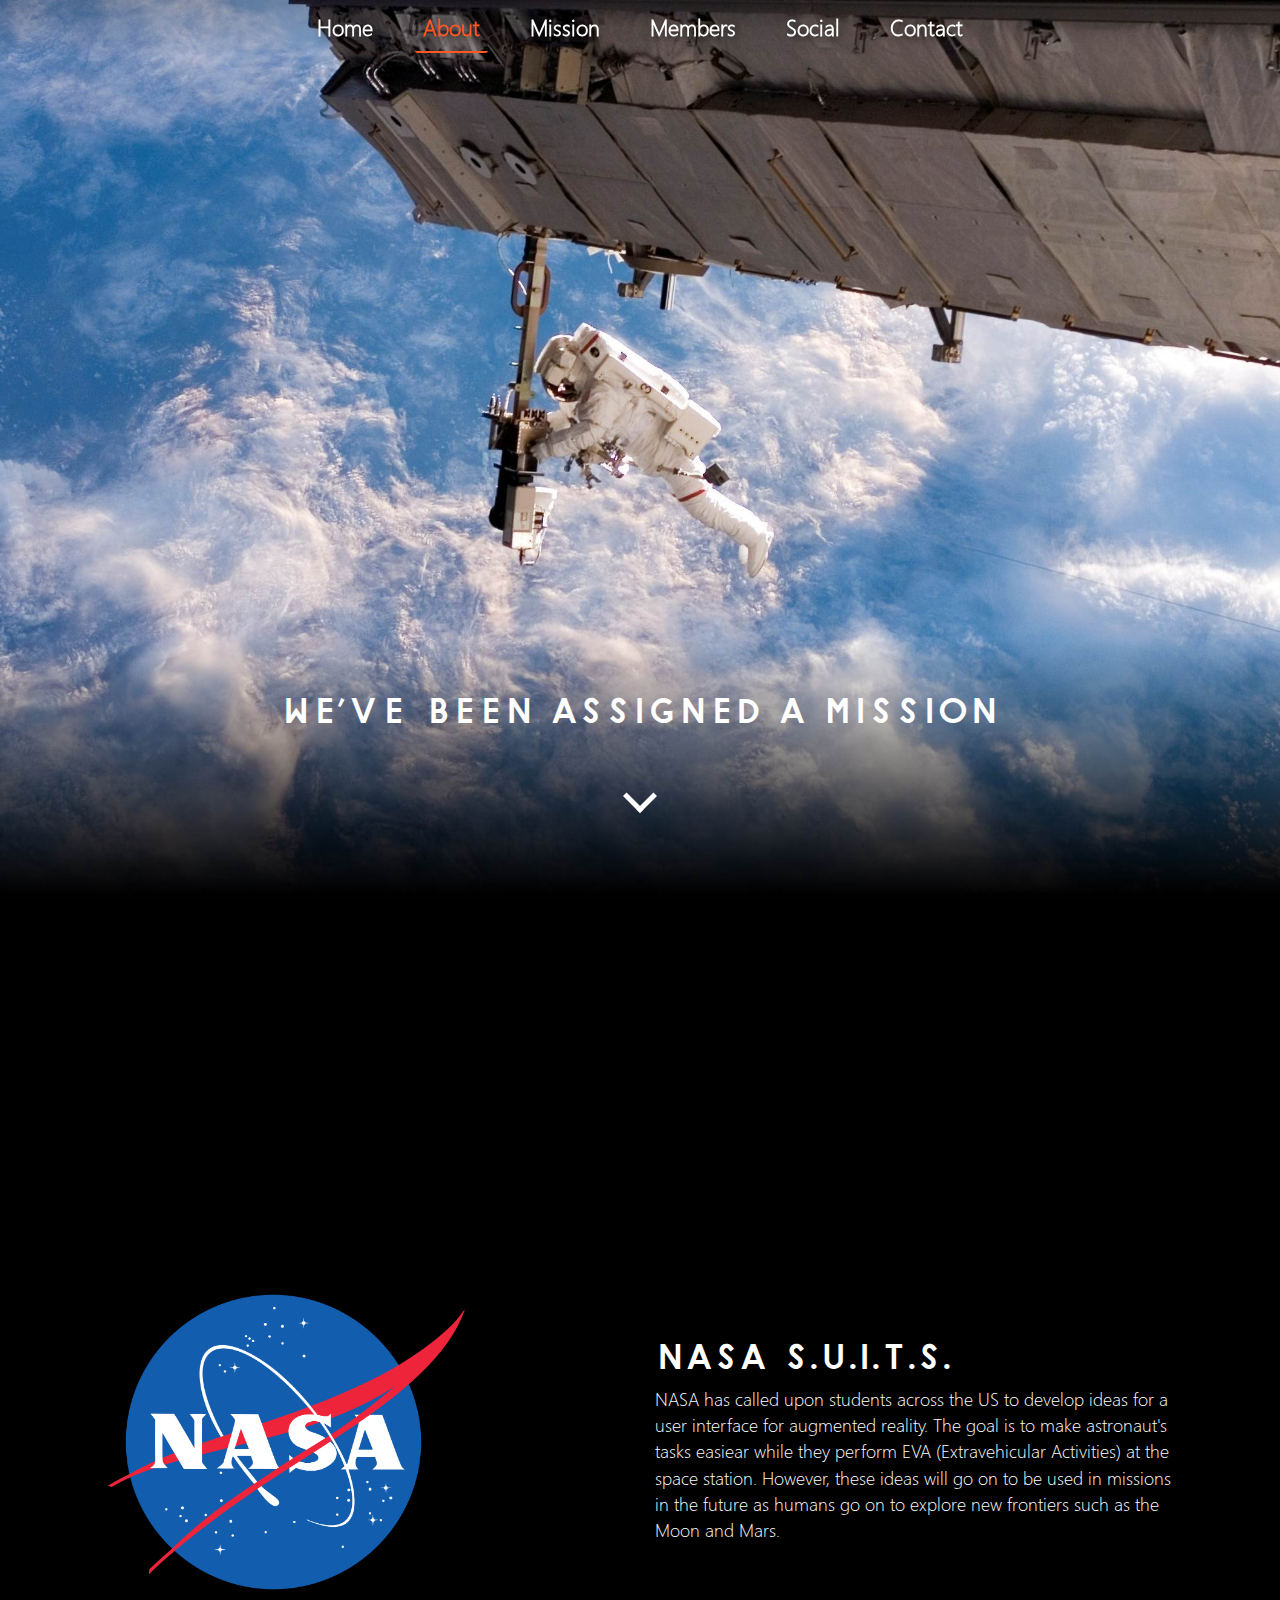
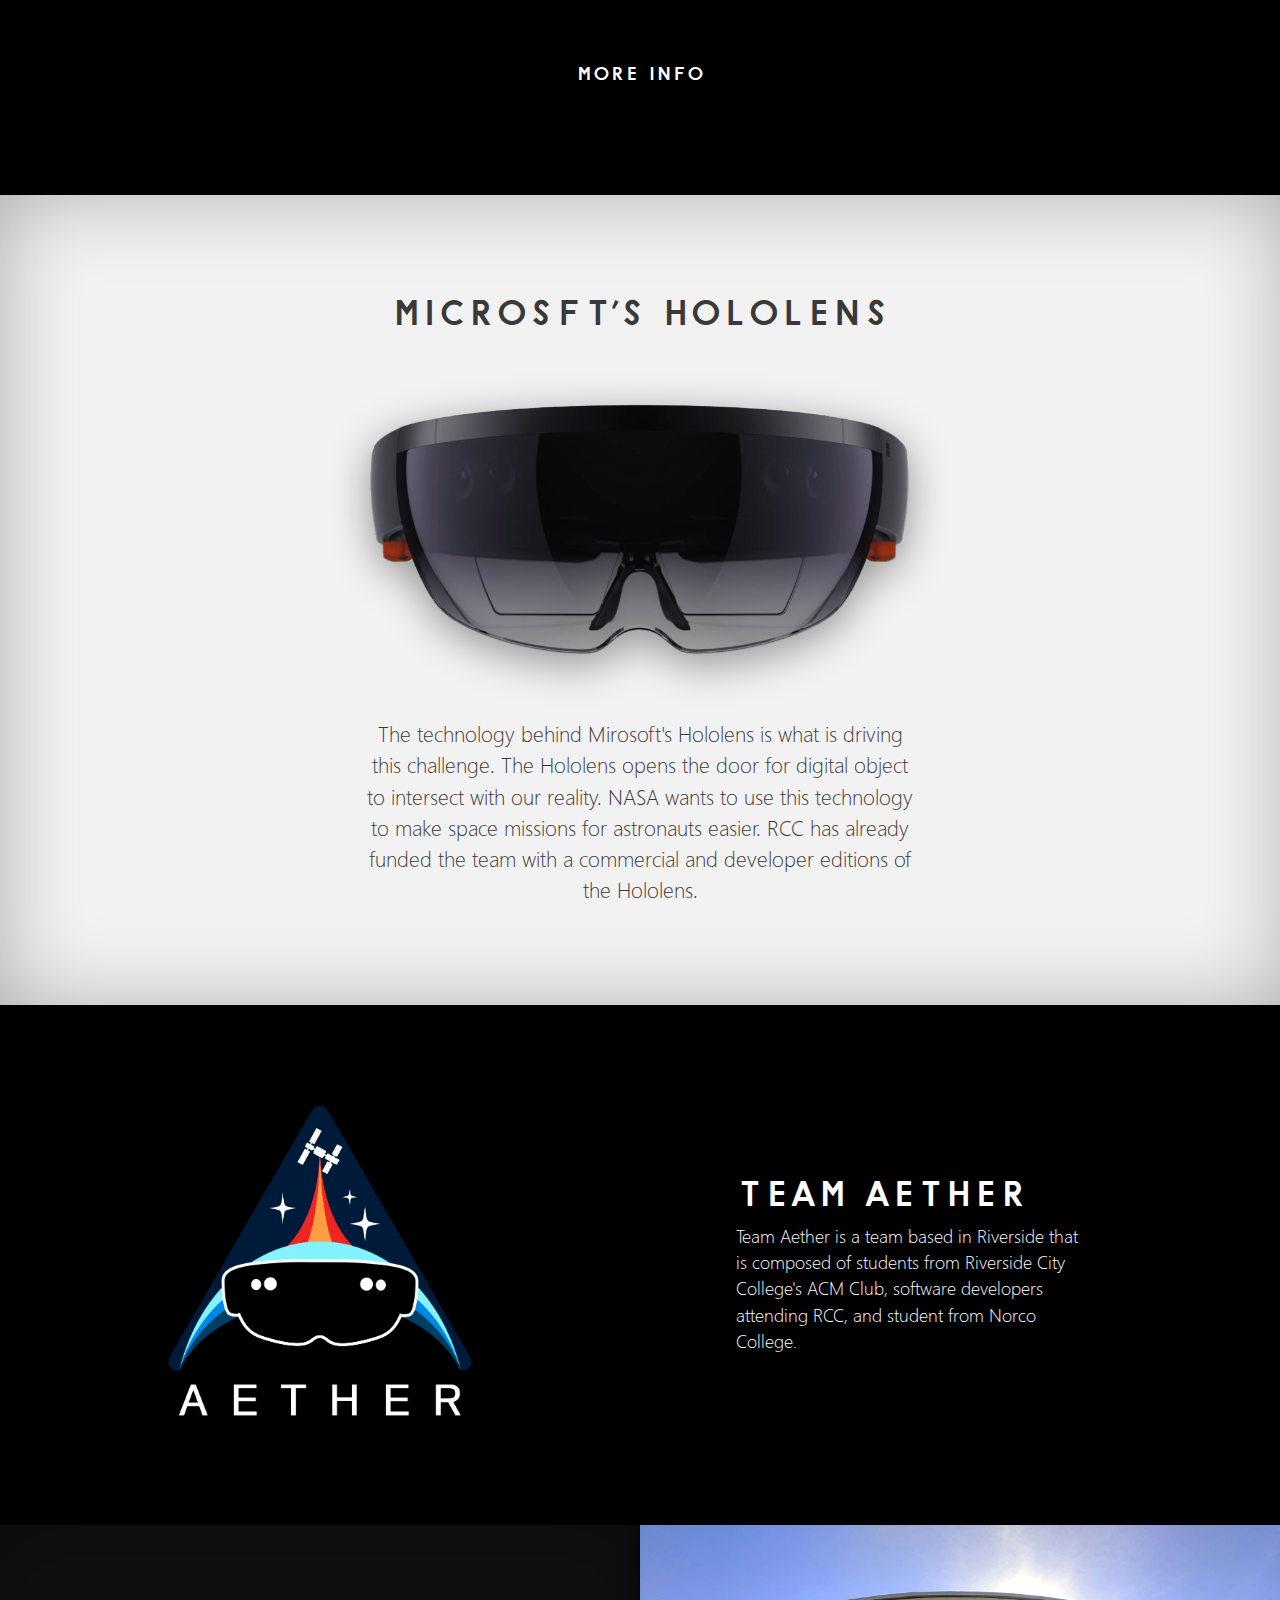
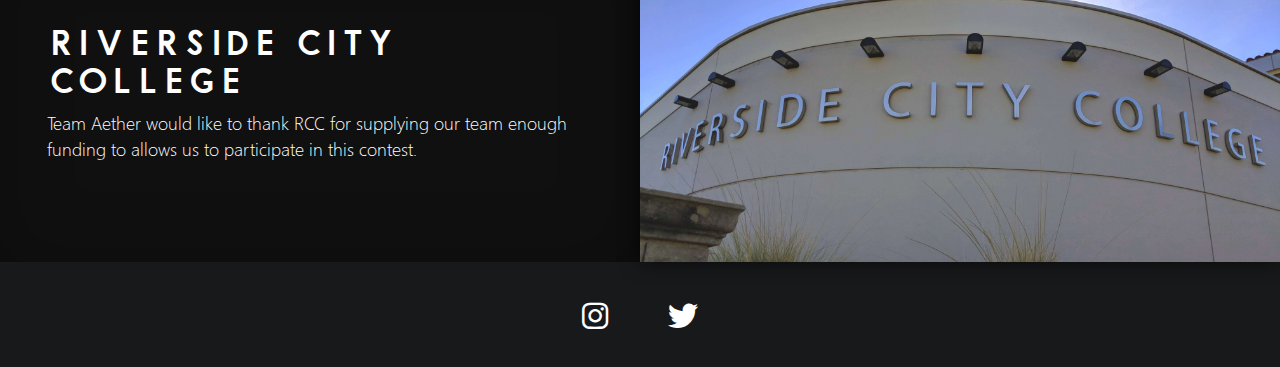
<file: about.html>
<!DOCTYPE html>
<html>
  <head>
    <meta name="viewport" content="width=device-width, initial-scale=1">
    <meta charset="utf-8">
    <title>About</title>
    <link rel="icon" type="image/png" href="favicon-32x32.png" sizes="32x32" />
    <link rel="icon" type="image/png" href="favicon-16x16.png" sizes="16x16" />
    <link rel="stylesheet" href="assets/css/bootstrap.min.css">
    <link rel="stylesheet" href="assets/css/fontawesome.min.css">
    <link rel="stylesheet" href="assets/css/fa-solid.min.css">
    <link rel="stylesheet" href="assets/css/fa-brands.min.css">
    <link rel="stylesheet" href="assets/css/master.css">
    <link rel="stylesheet" href="assets/css/about.css">
  </head>
  <body>
    <nav class="navbar fixed-top navbar-expand-md">
      <div class="navbar-brand"><a class="home-link" href="http://www.rccsuits.com">AETHER</a></div>
      <button class="navbar-toggler" type="button" data-toggle="collapse" data-target="#navbarNavAltMarkup" aria-controls="navbarNavAltMarkup" aria-expanded="false" aria-label="Toggle navigation">
        <div class="wrapper-menu" data-toggle="collapse" data-target="#navbarNavAltMarkup" aria-controls="navbarNavAltMarkup" aria-expanded="false" aria-label="Toggle navigation">
          <div class="line-menu half start"></div>
          <div class="line-menu"></div>
          <div class="line-menu half end"></div>
        </div>
      </button>
      <div class="collapse navbar-collapse" id="navbarNavAltMarkup">
        <div class="navbar-nav navbar-center">
          <a class="nav-item nav-link" href="http://www.rccsuits.com">Home</a>
          <a class="nav-item nav-link active" href="http://www.rccsuits.com/about">About</a>
          <a class="nav-item nav-link" href="http://www.rccsuits.com/mission">Mission</a>
          <a class="nav-item nav-link" href="http://www.rccsuits.com/members">Members</a>
          <a class="nav-item nav-link" href="http://www.rccsuits.com/social">Social</a>
          <a class="nav-item nav-link" href="http://www.rccsuits.com/contact">Contact</a>
        </div>
      </div>
    </nav>

    <div id="main">
      <div id="blank-space"></div>
      <div id="main-footer">
        <h2>We've been Assigned a Mission</h2>
        <!-- Scroll Button -->
        <div id="section05" class="demo">
          <a href="#nasa"><span></span></a>
        </div>
        <!------------------->
      </div>
    </div>

    <div id="divider"></div>

    <div id="nasa">
      <div id="fade">
        <div class="container">
          <div class="row align-items-center" id="nasa-row">
            <div class="col-lg-6" id="nasa-logo">
              <img src="assets/images/NASA_logo.png" alt="nasa-logo">
            </div>
            <div class="col-lg-6" id="nasa-text">
              <h2>NASA S.U.I.T.S.</h2>
              <p>NASA has called upon students across the US to develop ideas for a user interface for augmented reality. The goal is to make astronaut's tasks easiear while they perform EVA (Extravehicular Activities) at the space station. However, these ideas will go on to be used in missions in the future as humans go on to explore new frontiers such as the Moon and Mars.</p>
            </div>
            <div id="center-button"><a class="btn btn-primary btn-lg" id="learn-more" href="https://microgravityuniversity.jsc.nasa.gov/docs/FY18%20NASA%20SUITS%20Design%20Challenge%20Description%20Revised_11.28.17.pdf" role="button">More info</a></div>
          </div>
        </div>
      </div>
    </div>

    <div id="hololens">
      <div class="container">
        <h2>Microsft's Hololens</h2>
        <img class="img-fluid" src="assets/images/hololens.png" alt="hololens">
        <p id="hololens-text">The technology behind Mirosoft's Hololens is what is driving this challenge. The Hololens opens the door for digital object to intersect with our reality. NASA wants to use this technology to make space missions for astronauts easier. RCC has already funded the team with a commercial and developer editions of the Hololens.</p>
      </div>
    </div>

    <div class="row" id="team">
      <div class="col-lg-6 col-md-6 col-sm-12" id="team-logo">
        <img class="img-fluid" src="assets/images/logo.png" alt="team-logo">
      </div>
      <div class="col-lg-6 col-md-6 col-sm-12" id="team-info">
        <div id="team-text">
          <h2>Team Aether</h2>
          <p>Team Aether is a team based in Riverside that is composed of students from Riverside City College's ACM Club, software developers attending RCC, and student from Norco College.</p>
        </div>
      </div>
    </div>

    <div class="col-lg-6 col-md-6 col-sm-12" id="rcc-image-B">
      <img class="img-fluid" src="assets/images/rcc.jpg" alt="rcc">
    </div>

    <div class="row" id="rcc">
      <div class="col-lg-6 col-md-6 col-sm-12" id="rcc-info">
        <div id="rcc-text">
          <h2>Riverside City College</h2>
          <p>Team Aether would like to thank RCC for supplying our team enough funding to allows us to participate in this contest.</p>
        </div>
      </div>
      <div class="col-lg-6 col-md-6 col-sm-12" id="rcc-image-A">
        <img class="img-fluid" src="assets/images/rcc.jpg" alt="rcc">
      </div>
    </div>

    <ul class="nav justify-content-center social-footer">
      <a class="social-link" href="https://www.instagram.com/rccsuits/"><i class="fab fa-instagram"></i></a>
      <a class="social-link" href="https://twitter.com/rcc_suits"><i class="fab fa-twitter"></i></a>
    </ul>

    <script src="assets/js/jquery-3.3.1.min.js"></script>
    <script src="assets/js/popper.min.js"></script>
    <script src="assets/js/bootstrap.min.js"></script>
    <script src="assets/js/menu-icon.js"></script>
    <script src="assets/js/scroll.js"></script>
  </body>
</html>
</file>
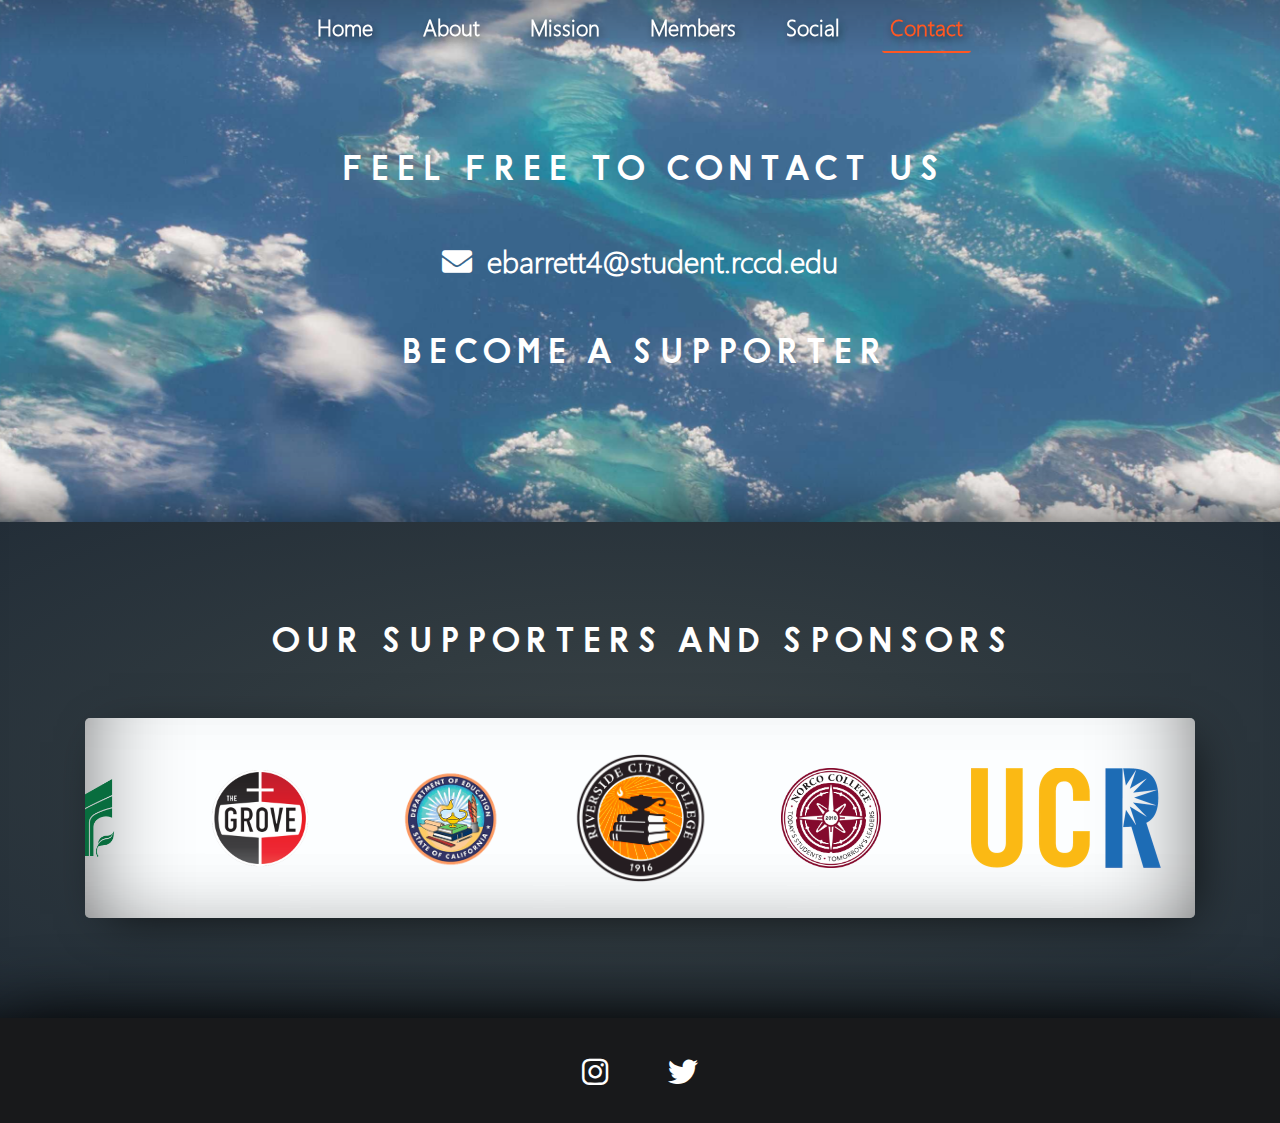
<file: contact.html>
<!DOCTYPE html>
<html>
  <head>
    <meta name="viewport" content="width=device-width, initial-scale=1">
    <meta charset="utf-8">
    <title>Contact</title>
    <link rel="icon" type="image/png" href="favicon-32x32.png" sizes="32x32" />
    <link rel="icon" type="image/png" href="favicon-16x16.png" sizes="16x16" />
    <link rel="stylesheet" href="assets/css/bootstrap.min.css">
    <link rel="stylesheet" href="assets/css/fontawesome.min.css">
    <link rel="stylesheet" href="assets/css/fa-solid.min.css">
    <link rel="stylesheet" href="assets/css/fa-brands.min.css">
    <link rel="stylesheet" href="assets/css/master.css">
    <link rel="stylesheet" href="assets/css/contact.css">
    <link rel="stylesheet" href="assets/owlcarousel/assets/owl.carousel.min.css">
    <link rel="stylesheet" href="assets/owlcarousel/assets/owl.theme.default.min.css">
  </head>
  <body>
    <nav class="navbar fixed-top navbar-expand-md">
      <div class="navbar-brand"><a class="home-link" href="http://www.rccsuits.com">AETHER</a></div>
      <button class="navbar-toggler" type="button" data-toggle="collapse" data-target="#navbarNavAltMarkup" aria-controls="navbarNavAltMarkup" aria-expanded="false" aria-label="Toggle navigation">
        <div class="wrapper-menu" data-toggle="collapse" data-target="#navbarNavAltMarkup" aria-controls="navbarNavAltMarkup" aria-expanded="false" aria-label="Toggle navigation">
          <div class="line-menu half start"></div>
          <div class="line-menu"></div>
          <div class="line-menu half end"></div>
        </div>
      </button>
      <div class="collapse navbar-collapse" id="navbarNavAltMarkup">
        <div class="navbar-nav navbar-center">
          <a class="nav-item nav-link" href="http://www.rccsuits.com">Home</a>
          <a class="nav-item nav-link" href="http://www.rccsuits.com/about">About</a>
          <a class="nav-item nav-link" href="http://www.rccsuits.com/mission">Mission</a>
          <a class="nav-item nav-link" href="http://www.rccsuits.com/members">Members</a>
          <a class="nav-item nav-link" href="http://www.rccsuits.com/social">Social</a>
          <a class="nav-item nav-link active" href="http://www.rccsuits.com/contact">Contact</a>
        </div>
      </div>
    </nav>

    <div id="contact">
      <h2>Feel free to contact us</h2>
      <p id="email" onclick="copyToClipboard('#email')"><i class="fas fa-envelope"></i>ebarrett4@student.rccd.edu</p>
      <h2>Become a Supporter</h2>
    </div>

    <div id="supporters">
      <h2>Our Supporters and Sponsors</h2>
      <div class="container contain-carousel">
        <div class="owl-carousel owl-theme">
            <div class="item"><a href="http://www.rcc.edu/Pages/home.aspx"><img class="logo-thumb" src="assets/images/supporters/rcc.png" alt=""></a></div>
            <div class="item"><a href="http://www.norcocollege.edu/Pages/index.aspx"><img class="logo-thumb" src="assets/images/supporters/norco.png" alt=""></a></div>
            <div class="item"><a href="http://www.ucr.edu/"><img class="logo-thumb" src="assets/images/supporters/ucr.png" alt=""></a></div>
            <div class="item"><a href="https://4-h.org/"><img class="logo-thumb" src="assets/images/supporters/4h.png" alt=""></a></div>
            <div class="item"><a href="https://www.riversideca.gov/"><img class="logo-thumb" src="assets/images/supporters/cor.png" alt=""></a></div>
            <div class="item"><a href="http://www.girlscouts.org/"><img class="logo-thumb" src="assets/images/supporters/girlscouts.png" alt=""></a></div>
            <div class="item"><a href="http://doingwhatmatters.cccco.edu/StrongWorkforce"><img class="logo-thumb" src="assets/images/supporters/dwm.png" alt=""></a></div>
            <div class="item"><a href="http://www.riversideunified.org/"><img class="logo-thumb" src="assets/images/supporters/rusd.png" alt=""></a></div>
            <div class="item"><a href="http://www.sbdiocese.org/schools/index.cfm"><img class="logo-thumb" src="assets/images/supporters/sb.png" alt=""></a></div>
            <div class="item"><a href="http://www.cpp.edu/"><img class="logo-thumb" src="assets/images/supporters/cpp.png" alt=""></a></div>
            <div class="item"><a href="https://thegrove.cc/"><img class="logo-thumb" src="assets/images/supporters/thegrove.png" alt=""></a></div>
            <div class="item"><a href="https://www.cde.ca.gov/"><img class="logo-thumb" src="assets/images/supporters/cde.png" alt=""></a></div>
        </div>
      </div>
    </div>

    <ul class="nav justify-content-center social-footer">
      <a class="social-link" href="https://www.instagram.com/rccsuits/"><i class="fab fa-instagram"></i></a>
      <a class="social-link" href="https://twitter.com/rcc_suits"><i class="fab fa-twitter"></i></a>
    </ul>

    <script src="assets/js/jquery-3.3.1.min.js"></script>
    <script src="assets/js/popper.min.js"></script>
    <script src="assets/js/bootstrap.min.js"></script>
    <script src="assets/js/menu-icon.js"></script>
    <script src="assets/owlcarousel/owl.carousel.min.js"></script>
    <script src="assets/js/owl.js"></script>
    <script src="assets/js/copy-email.js"></script>
  </body>
</html>
</file>
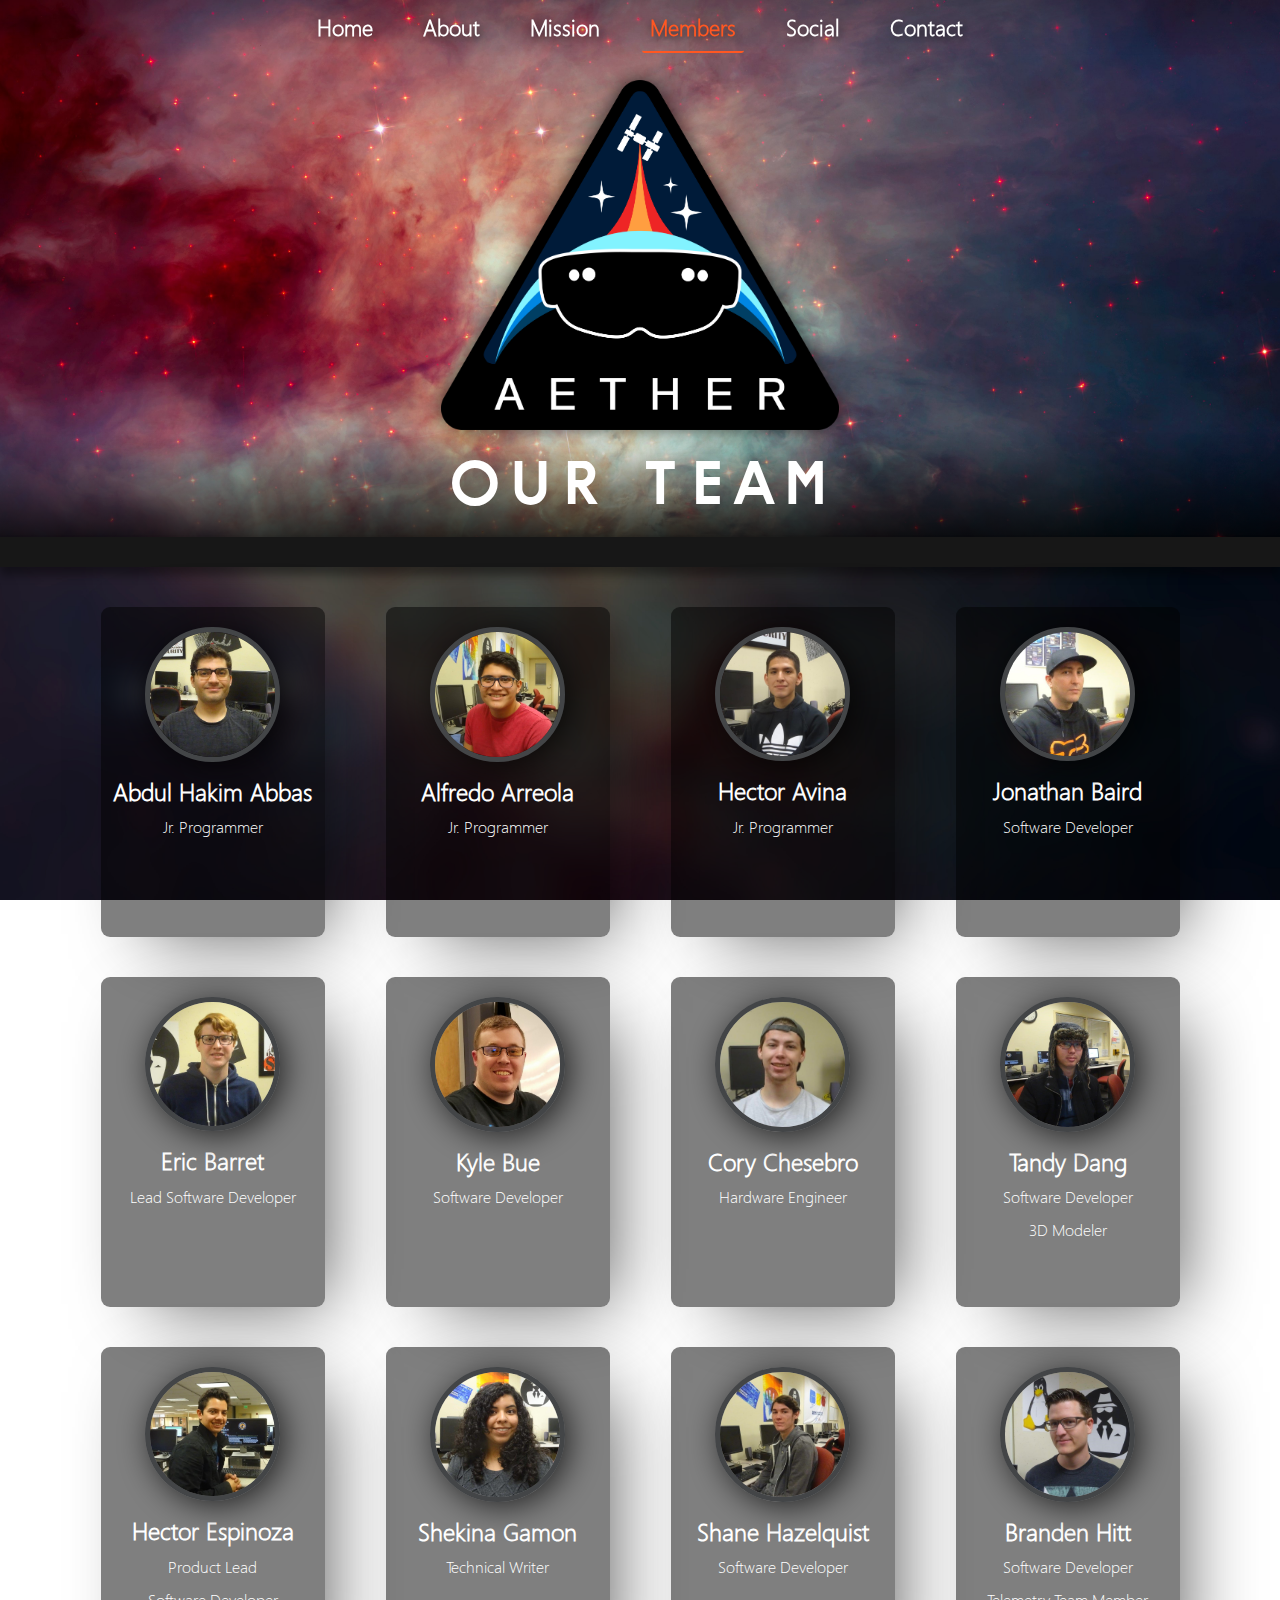
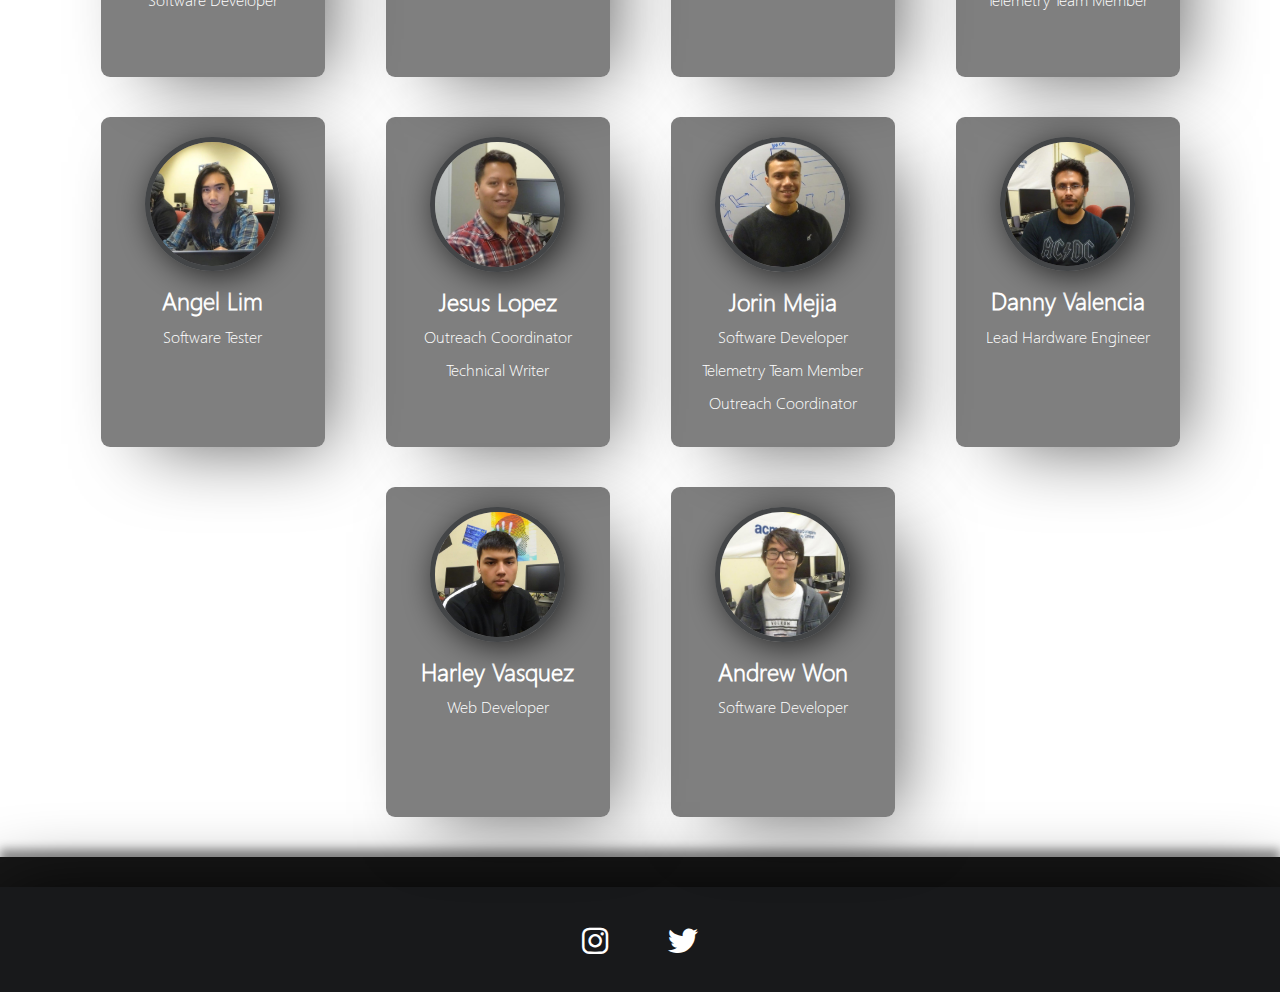
<file: members.html>
<!DOCTYPE html>
<html>
  <head>
    <meta name="viewport" content="width=device-width, initial-scale=1">
    <meta charset="utf-8">
    <title>Members</title>
    <link rel="icon" type="image/png" href="favicon-32x32.png" sizes="32x32" />
    <link rel="icon" type="image/png" href="favicon-16x16.png" sizes="16x16" />
    <link rel="stylesheet" href="assets/css/bootstrap.min.css">
    <link rel="stylesheet" href="assets/css/fontawesome.min.css">
    <link rel="stylesheet" href="assets/css/fa-solid.min.css">
    <link rel="stylesheet" href="assets/css/fa-brands.min.css">
    <link rel="stylesheet" href="assets/css/master.css">
    <link rel="stylesheet" href="assets/css/members.css">
  </head>
  <body>
    <nav class="navbar fixed-top navbar-expand-md">
      <div class="navbar-brand"><a class="home-link" href="http://www.rccsuits.com">AETHER</a></div>
      <button class="navbar-toggler" type="button" data-toggle="collapse" data-target="#navbarNavAltMarkup" aria-controls="navbarNavAltMarkup" aria-expanded="false" aria-label="Toggle navigation">
        <div class="wrapper-menu" data-toggle="collapse" data-target="#navbarNavAltMarkup" aria-controls="navbarNavAltMarkup" aria-expanded="false" aria-label="Toggle navigation">
          <div class="line-menu half start"></div>
          <div class="line-menu"></div>
          <div class="line-menu half end"></div>
        </div>
      </button>
      <div class="collapse navbar-collapse" id="navbarNavAltMarkup">
        <div class="navbar-nav navbar-center">
          <a class="nav-item nav-link" href="http://www.rccsuits.com">Home</a>
          <a class="nav-item nav-link" href="http://www.rccsuits.com/about">About</a>
          <a class="nav-item nav-link" href="http://www.rccsuits.com/mission">Mission</a>
          <a class="nav-item nav-link active" href="http://www.rccsuits.com/members">Members</a>
          <a class="nav-item nav-link" href="http://www.rccsuits.com/social">Social</a>
          <a class="nav-item nav-link" href="http://www.rccsuits.com/contact">Contact</a>
        </div>
      </div>
    </nav>

    <div class="logo-head">
      <img src="assets/images/logo.png" class="img-fluid" alt="logo">
      <div id="fade">
          <h1 id="members-title">Our Team</h1>
      </div>
    </div>

    <div id="divider-top"></div>

    <div class="container">
      <div class="row justify-content-center">
        <div class="col-lg-3 col-md-4 col-sm-12">
          <div class="card">
              <img class="card-img-top" src="assets/images/profile_pictures/abbas_abdul.jpg" alt="Card image cap">
                <h4 class="card-title">Abdul Hakim Abbas</h4>
              <ul class="list-group list-group-flush">
                <li class="list-group-item">Jr. Programmer</li>
              </ul>
          </div>
        </div>
        <div class="col-lg-3 col-md-4 col-sm-12">
          <div class="card">
              <img class="card-img-top" src="assets/images/profile_pictures/arreola_alfredo.jpg" alt="Card image cap">
                <h4 class="card-title">Alfredo Arreola</h4>
              <ul class="list-group list-group-flush">
                <li class="list-group-item">Jr. Programmer</li>
              </ul>
          </div>
        </div>
        <div class="col-lg-3 col-md-4 col-sm-12">
          <div class="card">
              <img class="card-img-top" src="assets/images/profile_pictures/avina_hector.jpg" alt="Card image cap">
                <h4 class="card-title">Hector Avina</h4>
              <ul class="list-group list-group-flush">
                <li class="list-group-item">Jr. Programmer</li>
              </ul>
          </div>
        </div>
        <div class="col-lg-3 col-md-4 col-sm-12">
          <div class="card">
              <img class="card-img-top" src="assets/images/profile_pictures/baird_jonathan.jpg" alt="Card image cap">
                <h4 class="card-title">Jonathan Baird</h4>
              <ul class="list-group list-group-flush">
                <li class="list-group-item">Software Developer</li>
              </ul>
          </div>
        </div>
        <div class="col-lg-3 col-md-4 col-sm-12">
          <div class="card">
            <div class="blur">
              <img class="card-img-top" src="assets/images/profile_pictures/barret_eric.jpg" alt="Card image cap">
                <h4 class="card-title">Eric Barret</h4>
              <ul class="list-group list-group-flush">
                <li class="list-group-item">Lead Software Developer</li>
              </ul>
            </div>
            <div class="card-overlay">
              <div class="links">
                <a href="#" class="members-link">Github <i class="fab fa-github"></i></i></a><br>
                <a href="#" class="members-link">LinkedIn <i class="fab fa-linkedin"></i></i></a><br>
              </div>
            </div>
          </div>
        </div>
        <div class="col-lg-3 col-md-4 col-sm-12">
          <div class="card">
              <img class="card-img-top" src="assets/images/profile_pictures/bue_kyle.jpg" alt="Card image cap">
                <h4 class="card-title">Kyle Bue</h4>
              <ul class="list-group list-group-flush">
                <li class="list-group-item">Software Developer</li>
              </ul>
          </div>
        </div>
        <div class="col-lg-3 col-md-4 col-sm-12">
          <div class="card">
              <img class="card-img-top" src="assets/images/profile_pictures/chesebro_cory.jpg" alt="Card image cap">
                <h4 class="card-title">Cory Chesebro</h4>
              <ul class="list-group list-group-flush">
                <li class="list-group-item">Hardware Engineer</li>
              </ul>
          </div>
        </div>
        <div class="col-lg-3 col-md-4 col-sm-12">
          <div class="card">
              <img class="card-img-top" src="assets/images/profile_pictures/dang_tandy.jpg" alt="Card image cap">
                <h4 class="card-title">Tandy Dang</h4>
              <ul class="list-group list-group-flush">
                <li class="list-group-item">Software Developer</li>
                <li class="list-group-item">3D Modeler</li>
              </ul>
          </div>
        </div>
        <div class="col-lg-3 col-md-4 col-sm-12">
          <div class="card">
            <div class="blur">
              <img class="card-img-top" src="assets/images/profile_pictures/espinoza_hector.jpg" alt="Card image cap">
                <h4 class="card-title">Hector Espinoza</h4>
              <ul class="list-group list-group-flush">
                <li class="list-group-item">Product Lead</li>
                <li class="list-group-item">Software Developer</li>
              </ul>
            </div>
            <div class="card-overlay">
              <div class="links">
                <a href="#" class="members-link">Github <i class="fab fa-github"></i></i></a><br>
              </div>
            </div>
          </div>
        </div>
        <div class="col-lg-3 col-md-4 col-sm-12">
          <div class="card">
              <img class="card-img-top" src="assets/images/profile_pictures/gamon_shekina.jpg" alt="Card image cap">
                <h4 class="card-title">Shekina Gamon</h4>
              <ul class="list-group list-group-flush">
                <li class="list-group-item">Technical Writer</li>
              </ul>
          </div>
        </div>
        <div class="col-lg-3 col-md-4 col-sm-12">
          <div class="card">
              <img class="card-img-top" src="assets/images/profile_pictures/hazelquist_shane.jpg" alt="Card image cap">
                <h4 class="card-title">Shane Hazelquist</h4>
              <ul class="list-group list-group-flush">
                <li class="list-group-item">Software Developer</li>
              </ul>
          </div>
        </div>
        <div class="col-lg-3 col-md-4 col-sm-12">
          <div class="card">
            <div class="blur">
              <img class="card-img-top" src="assets/images/profile_pictures/hitt_branden.jpg" alt="Card image cap">
                <h4 class="card-title">Branden Hitt</h4>
              <ul class="list-group list-group-flush">
                <li class="list-group-item">Software Developer</li>
                <li class="list-group-item">Telemetry Team Member</li>
              </ul>
            </div>
            <div class="card-overlay">
              <div class="links">
                <a href="#" class="members-link">Github <i class="fab fa-github"></i></i></a><br>
              </div>
            </div>
          </div>
        </div>
        <div class="col-lg-3 col-md-4 col-sm-12">
          <div class="card">
              <img class="card-img-top" src="assets/images/profile_pictures/lim_angel.jpg" alt="Card image cap">
                <h4 class="card-title">Angel Lim</h4>
              <ul class="list-group list-group-flush">
                <li class="list-group-item">Software Tester</li>
              </ul>
          </div>
        </div>
        <div class="col-lg-3 col-md-4 col-sm-12">
          <div class="card">
              <img class="card-img-top" src="assets/images/profile_pictures/lopez_jesus.jpg" alt="Card image cap">
                <h4 class="card-title">Jesus Lopez</h4>
              <ul class="list-group list-group-flush">
                <li class="list-group-item">Outreach Coordinator</li>
                <li class="list-group-item">Technical Writer</li>
              </ul>
          </div>
        </div>
        <div class="col-lg-3 col-md-4 col-sm-12">
          <div class="card">
            <div class="blur">
              <img class="card-img-top" src="assets/images/profile_pictures/mejia_jorin.jpg" alt="Card image cap">
                <h4 class="card-title">Jorin Mejia</h4>
              <ul class="list-group list-group-flush">
                <li class="list-group-item">Software Developer</li>
                <li class="list-group-item">Telemetry Team Member</li>
                <li class="list-group-item">Outreach Coordinator</li>
              </ul>
            </div>
            <div class="card-overlay">
              <div class="links">
                <a href="#" class="members-link">Github <i class="fab fa-github"></i></i></a><br>
              </div>
            </div>
          </div>
        </div>
        <div class="col-lg-3 col-md-4 col-sm-12">
          <div class="card">
              <img class="card-img-top" src="assets/images/profile_pictures/valencia_danny.jpg" alt="Card image cap">
                <h4 class="card-title">Danny Valencia</h4>
              <ul class="list-group list-group-flush">
                <li class="list-group-item">Lead Hardware Engineer</li>
              </ul>
          </div>
        </div>
        <div class="col-lg-3 col-md-4 col-sm-12">
          <div class="card">
            <div class="blur">
              <img class="card-img-top" src="assets/images/profile_pictures/vasquez_harley.jpg" alt="Card image cap">
                <h4 class="card-title">Harley Vasquez</h4>
              <ul class="list-group list-group-flush">
                <li class="list-group-item">Web Developer</li>
              </ul>
            </div>
            <div class="card-overlay">
              <div class="links">
                <a href="#" class="members-link">Github <i class="fab fa-github"></i></i></a><br>
              </div>
            </div>
          </div>
        </div>
        <div class="col-lg-3 col-md-4 col-sm-12">
          <div class="card">
              <img class="card-img-top" src="assets/images/profile_pictures/won_andrew.jpg" alt="Card image cap">
                <h4 class="card-title">Andrew Won</h4>
              <ul class="list-group list-group-flush">
                <li class="list-group-item">Software Developer</li>
              </ul>
          </div>
        </div>
      </div>
    </div>

    <div id="divider-bottom"></div>

    <ul class="nav justify-content-center social-footer">
      <a class="social-link" href="https://www.instagram.com/rccsuits/"><i class="fab fa-instagram"></i></a>
      <a class="social-link" href="https://twitter.com/rcc_suits"><i class="fab fa-twitter"></i></a>
    </ul>

    <script src="assets/js/jquery-3.3.1.min.js"></script>
    <script src="assets/js/popper.min.js"></script>
    <script src="assets/js/bootstrap.min.js"></script>
    <script src="assets/js/menu-icon.js"></script>
  </body>
</html>
</file>
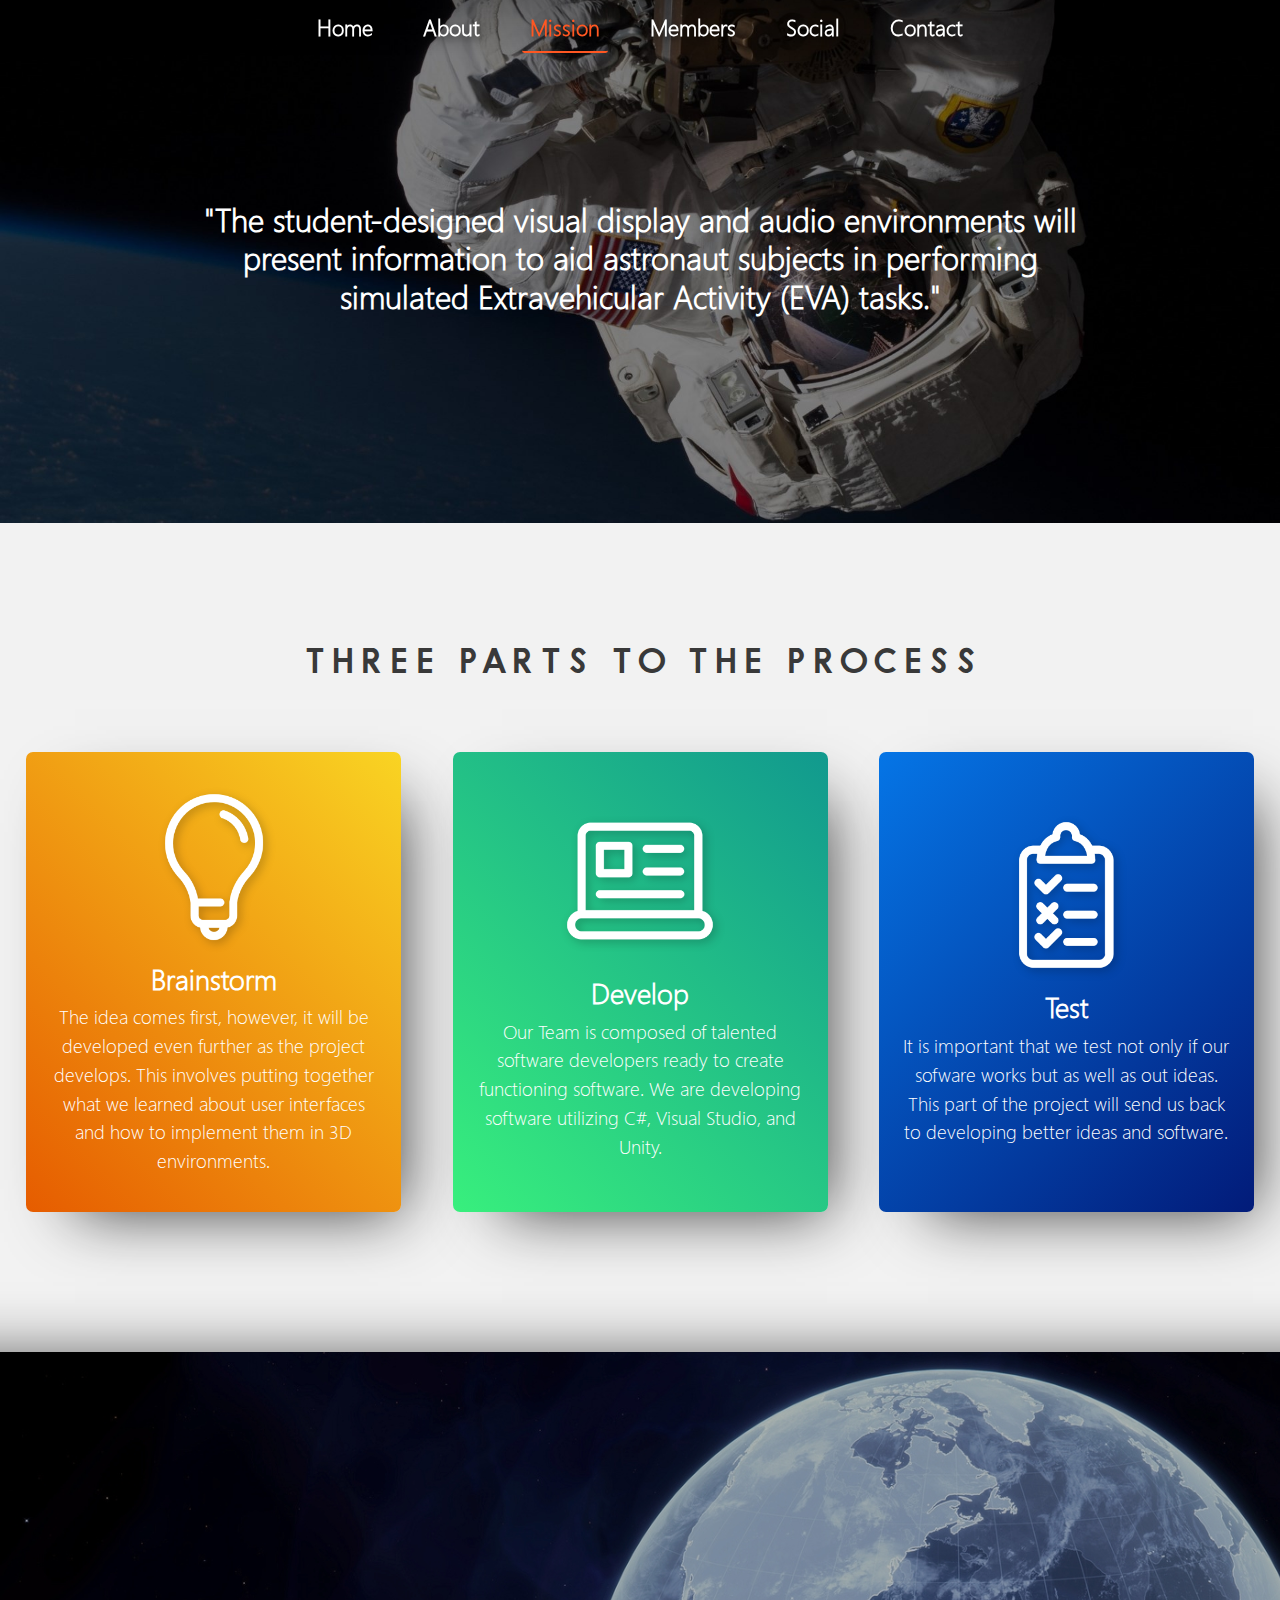
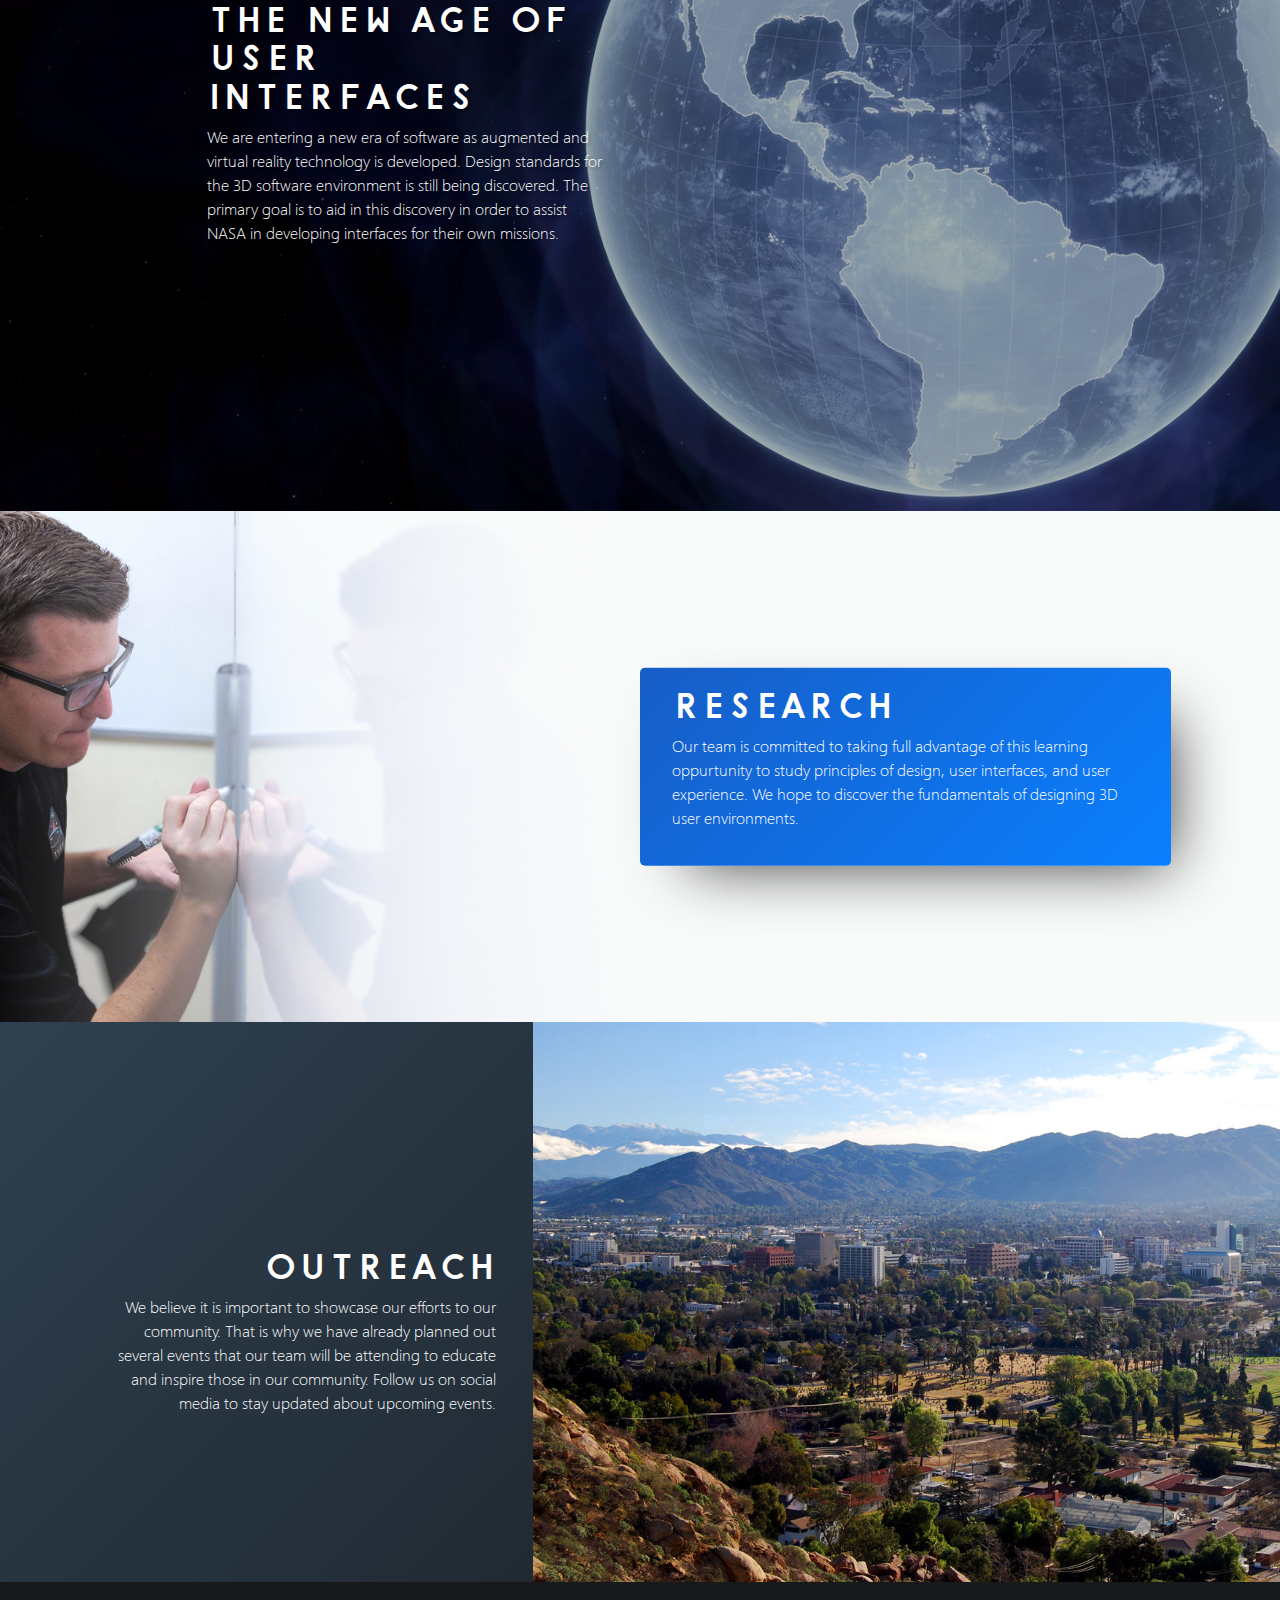
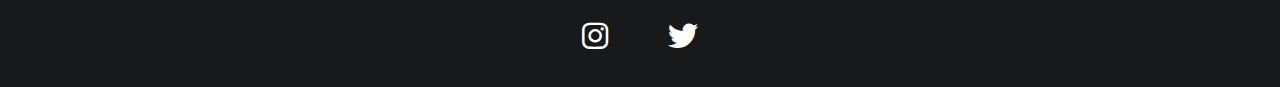
<file: mission.html>
<!DOCTYPE html>
<html>
  <head>
    <meta name="viewport" content="width=device-width, initial-scale=1">
    <meta charset="utf-8">
    <title>Mission</title>
    <link rel="icon" type="image/png" href="favicon-32x32.png" sizes="32x32" />
    <link rel="icon" type="image/png" href="favicon-16x16.png" sizes="16x16" />
    <link rel="stylesheet" href="assets/css/bootstrap.min.css">
    <link rel="stylesheet" href="assets/css/fontawesome.min.css">
    <link rel="stylesheet" href="assets/css/fa-solid.min.css">
    <link rel="stylesheet" href="assets/css/fa-brands.min.css">
    <link rel="stylesheet" href="assets/css/master.css">
    <link rel="stylesheet" href="assets/css/mission.css">
  </head>
  <body>
    <nav class="navbar fixed-top navbar-expand-md">
      <div class="navbar-brand"><a class="home-link" href="http://www.rccsuits.com">AETHER</a></div>
      <button class="navbar-toggler" type="button" data-toggle="collapse" data-target="#navbarNavAltMarkup" aria-controls="navbarNavAltMarkup" aria-expanded="false" aria-label="Toggle navigation">
        <div class="wrapper-menu" data-toggle="collapse" data-target="#navbarNavAltMarkup" aria-controls="navbarNavAltMarkup" aria-expanded="false" aria-label="Toggle navigation">
          <div class="line-menu half start"></div>
          <div class="line-menu"></div>
          <div class="line-menu half end"></div>
        </div>
      </button>
      <div class="collapse navbar-collapse" id="navbarNavAltMarkup">
        <div class="navbar-nav navbar-center">
          <a class="nav-item nav-link" href="http://www.rccsuits.com">Home</a>
          <a class="nav-item nav-link" href="http://www.rccsuits.com/about">About</a>
          <a class="nav-item nav-link active" href="http://www.rccsuits.com/mission">Mission</a>
          <a class="nav-item nav-link" href="http://www.rccsuits.com/members">Members</a>
          <a class="nav-item nav-link" href="http://www.rccsuits.com/social">Social</a>
          <a class="nav-item nav-link" href="http://www.rccsuits.com/contact">Contact</a>
        </div>
      </div>
    </nav>

    <div id="intro">
        <h2>"The student-designed visual display and audio environments will present information to aid astronaut subjects in performing simulated Extravehicular Activity (EVA) tasks."</h2>
    </div>

    <div id="process">
        <div class="row justify-content-center" id="process-steps">

          <h2 id="process-title">Three parts to the process</h2>

          <div class="process col-lg-4 col-md-12 col-sm-12" id="brainstorm">
            <img src="assets/images/brainstorm.png" alt="step">
            <h3>Brainstorm</h3>
            <p>The idea comes first, however, it will be developed even further as the project develops. This involves putting together what we learned about user interfaces and how to implement them in 3D environments.</p>
          </div>
          <div class="process col-lg-4 col-md-12 col-sm-12" id="develop">
            <img src="assets/images/develop.png" alt="step">
            <h3>Develop</h3>
            <p>Our Team is composed of talented software developers ready to create functioning software. We are developing software utilizing C#, Visual Studio, and Unity.</p>
          </div>
          <div class="process col-lg-4 col-md-12 col-sm-12" id="test">
            <img src="assets/images/test.png" alt="step">
            <h3>Test</h3>
            <p>It is important that we test not only if our sofware works but as well as out ideas. This part of the project will send us back to developing better ideas and software.</p>
          </div>
        </div>
    </div>

    <div class="row" id="ui">
      <div class="col-lg-4 col-md-6 col-sm-12" id="ui-text">
        <h2>The New Age of User Interfaces</h2>
        <p>We are entering a new era of software as augmented and virtual reality technology is developed. Design standards for the 3D software environment is still being discovered. The primary goal is to aid in this discovery in order to assist NASA in developing interfaces for their own missions.</p>
      </div>
    </div>

    <div class="row" id="research">
      <div class="col-lg-6 col-md-6 col-sm-12" id="research-image">
         <img src="assets/images/research.jpg" alt="research">
         <div id="fade"></div>
      </div>
      <div class="col-lg-6 col-md-6 col-sm-12" id="research-info">
        <div id="research-text">
          <h2>Research</h2>
          <p>Our team is committed to taking full advantage of this learning oppurtunity to study principles of design, user interfaces, and user experience. We hope to discover the fundamentals of designing 3D user environments.</p>
        </div>
      </div>
    </div>

    <div class="row" id="outreach">
      <div class="col-lg-5 col-md-6 col-sm-12" id="outreach-info">
        <div id="outreach-text">
          <h2>Outreach</h2>
          <p>We believe it is important to showcase our efforts to our community. That is why we have already planned out several events that our team will be attending to educate and inspire those in our community. Follow us on social media to stay updated about upcoming events.</p>
        </div>
      </div>
      <div class="col-lg-7 col-md-6 col-sm-12" id="outreach-image">
         <img src="assets/images/riverside.jpg" alt="riverside">
      </div>
    </div>

    <ul class="nav justify-content-center social-footer">
      <a class="social-link" href="https://www.instagram.com/rccsuits/"><i class="fab fa-instagram"></i></a>
      <a class="social-link" href="https://twitter.com/rcc_suits"><i class="fab fa-twitter"></i></a>
    </ul>

    <script src="assets/js/jquery-3.3.1.min.js"></script>
    <script src="assets/js/popper.min.js"></script>
    <script src="assets/js/bootstrap.min.js"></script>
    <script src="assets/js/menu-icon.js"></script>
  </body>
</html>
</file>
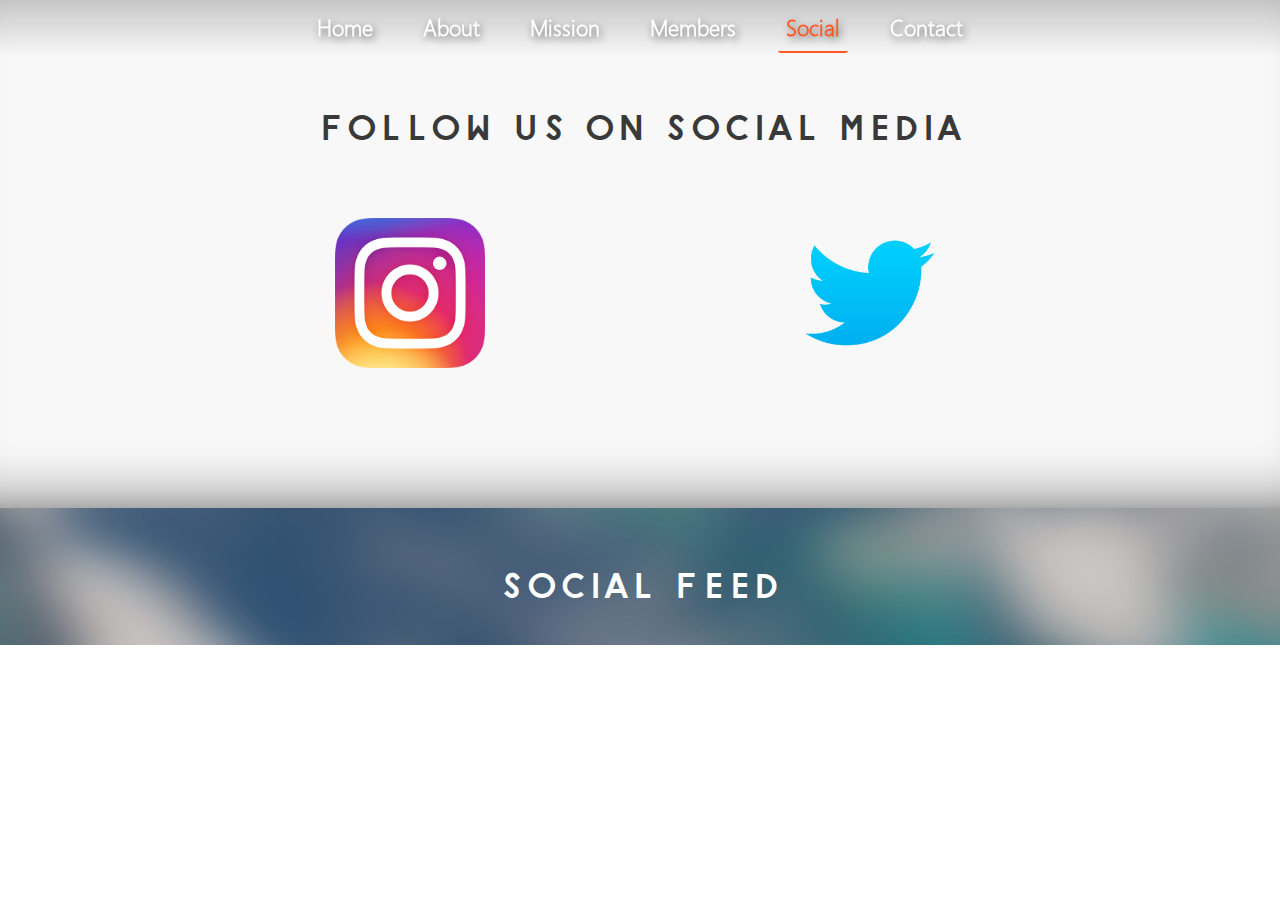
<file: social.html>
<!DOCTYPE html>
<html>
  <head>
    <meta name="viewport" content="width=device-width, initial-scale=1">
    <meta charset="utf-8">
    <title>Social</title>
    <link rel="icon" type="image/png" href="favicon-32x32.png" sizes="32x32" />
    <link rel="icon" type="image/png" href="favicon-16x16.png" sizes="16x16" />
    <link rel="stylesheet" href="assets/css/bootstrap.min.css">
    <link rel="stylesheet" href="assets/css/fontawesome.min.css">
    <link rel="stylesheet" href="assets/css/fa-solid.min.css">
    <link rel="stylesheet" href="assets/css/fa-brands.min.css">
    <link rel="stylesheet" href="assets/css/master.css">
    <link rel="stylesheet" href="assets/css/social.css">
  </head>
  <body>
    <nav class="navbar fixed-top navbar-expand-md">
      <div class="navbar-brand"><a class="home-link" href="http://www.rccsuits.com">AETHER</a></div>
      <button class="navbar-toggler" type="button" data-toggle="collapse" data-target="#navbarNavAltMarkup" aria-controls="navbarNavAltMarkup" aria-expanded="false" aria-label="Toggle navigation">
        <div class="wrapper-menu" data-toggle="collapse" data-target="#navbarNavAltMarkup" aria-controls="navbarNavAltMarkup" aria-expanded="false" aria-label="Toggle navigation">
          <div class="line-menu half start"></div>
          <div class="line-menu"></div>
          <div class="line-menu half end"></div>
        </div>
      </button>
      <div class="collapse navbar-collapse" id="navbarNavAltMarkup">
        <div class="navbar-nav navbar-center">
          <a class="nav-item nav-link" href="http://www.rccsuits.com">Home</a>
          <a class="nav-item nav-link" href="http://www.rccsuits.com/about">About</a>
          <a class="nav-item nav-link" href="http://www.rccsuits.com/mission">Mission</a>
          <a class="nav-item nav-link" href="http://www.rccsuits.com/members">Members</a>
          <a class="nav-item nav-link active" href="http://www.rccsuits.com/social">Social</a>
          <a class="nav-item nav-link" href="http://www.rccsuits.com/contact">Contact</a>
        </div>
      </div>
    </nav>

    <div id="social-media">
      <div id="social" class="container">
        <h2>Follow Us on Social Media</h2>
        <div class="row align-items-center">
          <div class="col" id="instagram"><a href="https://www.instagram.com/rccsuits/"><img class="social-media" src="assets/images/instagram.png" alt="instagram"></a></div>
          <div class="col" id="twitter"><a href="https://twitter.com/rcc_suits"><img class="social-media" src="assets/images/twitter.png" alt="twitter"></a></div>
        </div>
      </div>
    </div>

    <div id="curator-feed">
      <h2>Social Feed</h2>
    </div>

    <script src="assets/js/jquery-3.3.1.min.js"></script>
    <script src="assets/js/popper.min.js"></script>
    <script src="assets/js/bootstrap.min.js"></script>
    <script src="assets/js/menu-icon.js"></script>
    <script src="assets/js/curator.js"></script>
  </body>
</html>
</file>
<file: assets/css/master.css>
html, body{
  height: 100%;
  color: #FFF;
  font-family: "Segoe UI";
  min-width: 250px;
}

h1{
  margin: 0;
}

@font-face {
  font-family: 'Hype';
  src: url('../fonts/HYPE.ttf');
}

@font-face {
  font-family: 'Segoe UI';
  src: url('../fonts/segoeuil.ttf');
}

.navbar-nav.navbar-center {
    position: absolute;
    left: 50%;
    transform: translatex(-50%);
  }

.home-link{
  color: #FFF;
}

.nav-item{
  font-size: 1.35em;
  color: white;
  text-shadow: 2px 3px 8px rgba(0,0,0,0.6);
  text-align: center;
}

.nav-link{
  font-weight: bold;
  margin: 0 17px;
  transition-duration: .26s;
}

.nav-link:hover{
  color: #FF5722;
  transition-duration: .26s;
}

.active{
  border-bottom: 2px solid #FF5722;
  border-radius: 2.4px;
  color: #FF5722;
}

.navbar{
  background: rgba(0,0,0,0.2);
  background: -moz-linear-gradient(top, rgba(0,0,0,0.2) 0%, rgba(255,255,255,0) 100%);
  background: -webkit-gradient(left top, left bottom, color-stop(0%, rgba(0,0,0,0.2)), color-stop(100%, rgba(255,255,255,0)));
  background: -webkit-linear-gradient(top, rgba(0,0,0,0.2) 0%, rgba(255,255,255,0) 100%);
  background: -o-linear-gradient(top, rgba(0,0,0,0.2) 0%, rgba(255,255,255,0) 100%);
  background: -ms-linear-gradient(top, rgba(0,0,0,0.2) 0%, rgba(255,255,255,0) 100%);
  background: linear-gradient(to bottom, rgba(0,0,0,0.2) 0%, rgba(255,255,255,0) 100%);
  filter: progid:DXImageTransform.Microsoft.gradient( startColorstr='#000000', endColorstr='#ffffff', GradientType=0 );
  transition: .5s;
}

.navbar-brand{
  font-family: "Hype";
  visibility: hidden;
}

.navbar-toggler{
  outline: none !important;
}

#page-content{
  position: fixed;
  top: 0;
  left: 0;
  z-index: 10;
  height: 100%;
  width: 100%;
  display: inline-flex;
  text-align: center;
}

.jumbotron{
  position: relative;
  top: 50%;
  transform: translateY(-50%);
  background-color: transparent;
  width: 100vw;
  text-shadow: 5px 10px 30px rgba(0,0,0,0.6);
}

.lead{
  margin-bottom: 30px;
  text-shadow: 2px 2px 4px rgba(0,0,0,0.8) !important;
}

#AETHER{
  font-family: "Hype";
  font-size: 9vw;
  transition-duration: .36s;
}

#learn-more{
  font-family: "Hype";
  font-size: 17px;
  padding: 15px;
  background-color: rgba(0,0,0,.66);
  border: none;
  border-radius: 5px;
  outline: none;
  transition-duration: .36s;
}

#learn-more:hover{
  background: rgba(255, 87, 34, .66);
}

.btn-icon{
  padding-left: 8px;
}

.social-link{
  color: #FFF;
  font-size: 30px;
  margin: 30px;
  margin-bottom: 30px;
  transition-duration: .36s;
}

.social-link:hover{
  color: #FF5722;
  transition-duration: .36s;
}

.social-footer{
  background-color: #18191B;
  -webkit-box-shadow: 0px 6px 79px -4px rgba(0,0,0,1);
  -moz-box-shadow: 0px 6px 79px -4px rgba(0,0,0,1);
  box-shadow: 0px 6px 79px -4px rgba(0,0,0,1);
}

#video-background {
  position: fixed;
  right: 0;
  bottom: 0;
  min-width: 100%;
  min-height: 100%;
  width: auto;
  height: auto;
  z-index: -100;
  pointer-events: none;
}

@media only screen and (max-width: 767.98px){
  .navbar-brand{
    visibility: visible;
  }

  .home-link{
    transition-duration: .26s;
  }

  .home-link:hover{
    color: #FF5722;
    text-decoration: none;
    transition-duration: .26s;
  }

  .navbar-nav a[href="http://www.rccsuits.com"]{
    display: none;
  }

  .navbar{
    background: none;
    text-align: center;
    transition: 1.2s;
    background-color: rgba(0,0,0,.66);
    -webkit-box-shadow: -2px 5px 46px 11px rgba(0,0,0,0.4);
    -moz-box-shadow: -2px 5px 46px 11px rgba(0,0,0,0.4);
    box-shadow: -2px 5px 46px 11px rgba(0,0,0,0.4);
  }

  .nav-item{
    font-size: 1.1em;
    padding: 10px 0;
  }

  .active{
    border: none;
  }

  .team-title{
    width: 100vw;
  }

  #page-content{
    top: auto;
    left: auto;
    z-index: 0;
  }

  #AETHER{
    font-family: "Hype";
    font-size: 15vw;
  }

  .collapse.show {
    height: 235px;

  }
}

/*Menu Icon CSS*/
.wrapper-menu {
  width: 30px;
  height: 30px;
  display: flex;
  flex-direction: column;
  justify-content: space-between;
  cursor: pointer;
  transition: transform 150ms ease-out;
}

.wrapper-menu.open {
  transform: rotate(-45deg);
}

.line-menu {
  background-color: #fff;
  border-radius: 5px;
  width: 100%;
  height: 3px;
}

.line-menu.half {
  width: 50%;
}

.line-menu.start {
  transition: transform 150ms cubic-bezier(0.54, -0.81, 0.57, 0.57);
  transform-origin: right;
}

.open .line-menu.start {
  transform: rotate(-90deg) translateX(3px);
}

.line-menu.end {
  align-self: flex-end;
  transition: transform 150ms cubic-bezier(0.54, -0.81, 0.57, 0.57);
  transform-origin: left;
}

.open .line-menu.end {
  transform: rotate(-90deg) translateX(-3px);
}
</file>
<file: assets/css/about.css>
body{
  background-color: #000;
}

h2{
  font-family: "Hype";
}

p{
  margin: 0;
  font-size: 1.1em;
}

#main{
  background-image: url(css-bg/ISS.jpg);
  background-size: cover;
  background-repeat: no-repeat;
  background-position: bottom;
}

#blank-space{
  height: 77vh;
}

#main-footer{
  text-align: center;
  height: 23vh;
  min-height: 150px;
}

#divider{
  height: 25vh;
  background-color: #000;
}

#nasa{
  background-image: url(css-bg/spacesuit.jpg);
  background-size: cover;
  background-position: top;
  background-attachment: fixed;
}

#nasa-row{
  padding: 15% 20px;
  padding-bottom: 7%;
}

#nasa-logo{
}

img[alt="nasa-logo"]{
  height: 300px;
  filter: drop-shadow(0px 0px 10px rgba(0,0,0,0.69));
  transition: .36s;
}

#nasa-text{
  transition: .36s;
  top: 50%;
  text-shadow: 2px 1px 7px rgba(0, 0, 0, 0.33);
}

#center-button{
    width: 100%;
    text-align: center;
    margin-top: 40px;
    padding: 15px 0;
}

#fade{
  background: rgba(0,0,0,1);
  background: -moz-linear-gradient(top, rgba(0,0,0,1) 0%, rgba(0,0,0,1) 0%, rgba(0,0,0,1) 9%, rgba(0,0,0,0) 100%);
  background: -webkit-gradient(left top, left bottom, color-stop(0%, rgba(0,0,0,1)), color-stop(0%, rgba(0,0,0,1)), color-stop(9%, rgba(0,0,0,1)), color-stop(100%, rgba(0,0,0,0)));
  background: -webkit-linear-gradient(top, rgba(0,0,0,1) 0%, rgba(0,0,0,1) 0%, rgba(0,0,0,1) 9%, rgba(0,0,0,0) 100%);
  background: -o-linear-gradient(top, rgba(0,0,0,1) 0%, rgba(0,0,0,1) 0%, rgba(0,0,0,1) 9%, rgba(0,0,0,0) 100%);
  background: -ms-linear-gradient(top, rgba(0,0,0,1) 0%, rgba(0,0,0,1) 0%, rgba(0,0,0,1) 9%, rgba(0,0,0,0) 100%);
  background: linear-gradient(to bottom, rgba(0,0,0,1) 0%, rgba(0,0,0,1) 0%, rgba(0,0,0,1) 9%, rgba(0,0,0,0) 100%);
  filter: progid:DXImageTransform.Microsoft.gradient( startColorstr='#000000', endColorstr='#000000', GradientType=0 )
  margin: 0;
  height: 100%;
  bottom: 0px;
}

#hololens{
  text-align: center;
  background-color: #f2f2f2;
  padding: 100px 0;
  color: #393939;

  -webkit-box-shadow: inset 4px 1px 88px -6px rgba(0,0,0,.3);
  -moz-box-shadow: inset 4px 1px 88px -6px rgba(0,0,0,.3);
  box-shadow: inset 4px 1px 88px -6px rgba(0,0,0,.3);
}

img[alt="hololens"]{
  width: 60%;
  padding: 60px;
    filter: drop-shadow(0px 10px 20px rgba(0,0,0,0.39));
}

#hololens-text{
  font-size: 1.3em;
  max-width: 550px;
  margin: 0 auto;
}

#team{
  margin: 0;
  background-image: url(css-bg/riverside.jpg);
  background-position: bottom;
  background-attachment: fixed;
  background-size: cover;
  padding: 60px 0;
 animation: panning 13s linear alternate infinite;
}

@keyframes panning {
  0% { background-position: 0 0; }
    100% { background-position: 100% 0; }

}

#team-info{
  padding-left: 0;
}

#team-logo{
  text-align: center;
}

img[alt="team-logo"]{
  max-height: 400px;
  padding: 30px 0;
  filter: drop-shadow(0px 0px 10px rgba(0,0,0,0.9));
}

#team-text{
  top: 50%;
  position: absolute;
  padding: 20px 15%;
  padding-right: 30%;
  transform: translate(0, -50%);
  background-color: rgba(0,0,0,.66);
  -webkit-box-shadow: -9px 21px 66px -4px rgba(0,0,0,0.7);
  -moz-box-shadow: -9px 21px 66px -4px rgba(0,0,0,0.7);
  box-shadow: -9px 21px 66px -4px rgba(0,0,0,0.7);
}

#rcc{
  margin: 0;
}

#rcc-info{
  background-color: #101010;
  padding: 0 15px;

  -webkit-box-shadow: inset -4px 9px 78px 0px rgba(0,0,0,0.23);
  -moz-box-shadow: inset -4px 9px 78px 0px rgba(0,0,0,0.23);
  box-shadow: inset -4px 9px 78px 0px rgba(0,0,0,0.23);
}

#rcc-text{
  top: 50%;
  position: absolute;
  padding: 20px 5%;
  transform: translate(0, -50%);
}

#rcc-image-A{
  padding: 0;
}

img[alt="rcc"]{
  filter: drop-shadow(0px 0px 10px rgba(0,0,0,0.69));
}

#rcc-image-B{
  padding: 0;
  display: none;
}

/*Scroll Button*/
#section05{
  padding-top: 50px;
}
#section05 a {
  padding-top: 70px;
  padding: 5px;
}
#section05 a span {
  position: absolute;
  top: 0;
  left: 50%;
  width: 24px;
  height: 24px;
  margin-left: -12px;
  border-left: 5px solid #fff;
  border-bottom: 5px solid #fff;
  -webkit-transform: rotate(-45deg);
  transform: rotate(-45deg);
  -webkit-animation: sdb05 1.5s infinite;
  animation: sdb05 1.5s infinite;
  box-sizing: border-box;
}
@-webkit-keyframes sdb05 {
  0% {
    -webkit-transform: rotate(-45deg) translate(0, 0);
    opacity: 0;
  }
  50% {
    opacity: 1;
  }
  100% {
    -webkit-transform: rotate(-45deg) translate(-20px, 20px);
    opacity: 0;
  }
}
@keyframes sdb05 {
  0% {
    transform: rotate(-45deg) translate(0, 0);
    opacity: 0;
  }
  50% {
    opacity: 1;
  }
  100% {
    transform: rotate(-45deg) translate(-20px, 20px);
    opacity: 0;
  }
}

.demo a {
  margin-top: 20px;
  top: 50%;
  height: 50px;
  width: 50px;
  left: 50%;
  z-index: 2;
  display: inline-block;
  -webkit-transform: translate(0, -50%);
  transform: translate(0, -50%);
  color: #fff;
  font : normal 400 20px/1 'Josefin Sans', sans-serif;
  letter-spacing: .1em;
  text-decoration: none;
  transition: opacity .3s;
}
.demo a:hover {
  opacity: .5;
}

@media (max-width: 991.98px){
  #nasa{
    text-align: center;
  }

  img[alt="nasa-logo"]{
    height: 220px;
    padding: 20px 0;
    padding-left: 12px;
    transition: .36s;
  }
}

@media only screen and (max-width: 767.98px){

  #blank-space{
    height: 73vh;
  }

  #main-footer{
    text-align: center;
    height: 27vh;
    min-height: 150px;
  }

  #main-footer h2{
    font-size: 1.5em;
  }

  #section05{
    padding-top: 0px;
  }

  #nasa{
      background-image: url(css-bg/spacesuit.jpg);
      background-size: cover;
      background-position: top;
      background-attachment: inherit;
  }

  #nasa-logo{
    text-align: center;
  }

  img[alt="nasa-logo"]{
    height: 220px;
    padding: 20px 0;
    padding-left: 12px;
    transition: .36s;
  }

  #nasa-text{
    text-align: center;
    background-color: rgba(0, 0, 0, 0.65);
    padding: 15px;
    border-radius: 10px;
    transition: .36s;
  }

  #center-button{
      margin-top: 20px;
  }

  #hololens{
    padding: 50px 0;
  }

  img[alt="hololens"]{
    width: 100%;
    padding: 30px;
  }

  #hololens-text{
    font-size: 1.1em;
  }

  #team{
    background: none;
    padding: 0;
    transition: none;
  }

  #team-logo{
    background-image: url(css-bg/riverside.jpg);
    background-position: bottom;
    background-size: cover;
  }

  #team-info{
    background-color: #101010;
    padding: 0;
  }

  #team-text{
    top: 0;
    position: relative;
    transform: translate(0, 0);
    text-align: center;
    padding: 35px 15px;
    margin: 0;
    background: none;
    -webkit-box-shadow: inset -4px 9px 78px 0px rgba(0,0,0,0.23);
    -moz-box-shadow: inset -4px 9px 78px 0px rgba(0,0,0,0.23);
    box-shadow: inset -4px 9px 78px 0px rgba(0,0,0,0.23);
  }

  #rcc-text{
    top: 0;
    position: relative;
    transform: translate(0, 0);
    text-align: center;
    padding: 35px 0;
  }

  #rcc-image-A{
    display: none;
  }

  #rcc-image-B{
    padding: 0;
    display: block;
  }

  img[alt="team-logo"]{
    max-height: 380px;
  }

}

@media only screen and (max-width: 575.98px){
  img[alt="team-logo"]{
    max-height: 300px;
  }
}
</file>
<file: assets/css/contact.css>
body{
  background: rgba(59,67,71,1);
}

h2{
  font-family: "Hype";
}

#contact{
  text-align: center;
  background-image: url(css-bg/earth.jpg);
  background-size: cover;
  background-position: center;
  background-attachment: fixed;
  padding: 100px 0;
  -webkit-box-shadow: inset -4px -58px 75px -76px rgba(0,0,0,1);
-moz-box-shadow: inset -4px -58px 75px -76px rgba(0,0,0,1);
box-shadow: inset -4px -58px 75px -76px rgba(0,0,0,1);
}

#contact h2{
  margin: 50px 0;
}

#email{
  font-weight: 600;
  font-size: 30px;
  margin: 0;
}

#email i{
  padding-right: 15px;
}

#supporters{
  text-align: center;
  color: black;
  padding: 100px 0px;
  background: rgba(59,67,71,1);
  background: -moz-radial-gradient(center, ellipse cover, rgba(59,67,71,1) 0%, rgba(49,59,64,1) 38%, rgba(35,46,56,1) 100%);
  background: -webkit-gradient(radial, center center, 0px, center center, 100%, color-stop(0%, rgba(59,67,71,1)), color-stop(38%, rgba(49,59,64,1)), color-stop(100%, rgba(35,46,56,1)));
  background: -webkit-radial-gradient(center, ellipse cover, rgba(59,67,71,1) 0%, rgba(49,59,64,1) 38%, rgba(35,46,56,1) 100%);
  background: -o-radial-gradient(center, ellipse cover, rgba(59,67,71,1) 0%, rgba(49,59,64,1) 38%, rgba(35,46,56,1) 100%);
  background: -ms-radial-gradient(center, ellipse cover, rgba(59,67,71,1) 0%, rgba(49,59,64,1) 38%, rgba(35,46,56,1) 100%);
  background: radial-gradient(ellipse at center, rgba(59,67,71,1) 0%, rgba(49,59,64,1) 38%, rgba(35,46,56,1) 100%);
  filter: progid:DXImageTransform.Microsoft.gradient( startColorstr='#3b4347', endColorstr='#232e38', GradientType=1 );
  -webkit-box-shadow: inset -4px -58px 75px -76px rgba(0,0,0,1);
  -moz-box-shadow: inset -4px -58px 75px -76px rgba(0,0,0,1);
  box-shadow: inset -4px -58px 75px -76px rgba(0,0,0,1);
}

#supporters h2{
  color: #FFF;
  padding-bottom: 50px;
}

.owl-stage-outer{
  background-color: #FCFEFF;
  padding: 50px 0;
  border-radius: 5px;
  -webkit-box-shadow: inset -63px -16px 121px -97px rgba(0,0,0,1),inset 63px -16px 121px -97px rgba(0,0,0,1),10px 10px 46px -14px rgba(0,0,0,0.75);
  -moz-box-shadow: inset -63px -16px 121px -97px rgba(0,0,0,1),inset 63px -16px 121px -97px rgba(0,0,0,1),10px 10px 46px -14px rgba(0,0,0,0.75);
  box-shadow: inset -63px -16px 121px -97px rgba(0,0,0,1),inset 63px -16px 121px -97px rgba(0,0,0,1),10px 10px 46px -14px rgba(0,0,0,0.75);;
}

.owl-item.active.center img{
  filter: grayscale(0%) saturate(200%) !important;
  transform: scale(1.3);
    transition: 3.3s;
}

.owl-item.active img{
  filter: grayscale(0%) !important;
  transform: scale(1);
  transition: 3.3s;
}

.logo-thumb{
  height: 100px;
  width: auto;
  border: none;
  filter: grayscale(10%);
  transform: scale(.8);
  opacity: 0;
  transition: 3s;
}

.item{
  vertical-align: middle;
  text-align: center;
  margin: 0 20px;
}

.owl-carousel.owl-drag .owl-item img{
  width: auto;
}
.owl-stage .active{
  border: none !important;
}

@media only screen and (max-width:575.98px){

  .owl-item.active.center img{
    filter: grayscale(0%) saturate(200%) !important;
    transform: scale(1.1);
      transition: 3.3s;
  }

  .owl-item.active img{
    filter: grayscale(0%) !important;
    transform: scale(.8);
    transition: 3.3s;
  }
}
</file>
<file: assets/css/members.css>
body{
  background: url(css-bg/nebula_blur.jpg);
  background-size: cover;
  background-attachment: fixed;
  background-position: top;
}

.logo-head{
  background-image: url(css-bg/nebula.jpg);
  background-size: cover;
  background-attachment: fixed;
  background-position: top;
  width: 100%;
  margin-bottom: 0px;
  text-align: center;
}

img[alt="logo"]{
  margin: 80px auto;
  max-height: 350px;
  margin-bottom: 0;
  transition: .36s;
  filter: drop-shadow(0px 0px 10px rgba(0,0,0,0.7));
}

#fade{
  background: rgba(248,80,50,0);
  background: -moz-linear-gradient(top, rgba(248,80,50,0) 0%, rgba(0,0,0,.8) 100%);
  background: -webkit-gradient(left top, left bottom, color-stop(0%, rgba(248,80,50,0)), color-stop(100%, rgba(0,0,0,.8)));
  background: -webkit-linear-gradient(top, rgba(248,80,50,0) 0%, rgba(0,0,0,.8) 100%);
  background: -o-linear-gradient(top, rgba(248,80,50,0) 0%, rgba(0,0,0,.8) 100%);
  background: -ms-linear-gradient(top, rgba(248,80,50,0) 0%, rgba(0,0,0,.8) 100%);
  background: linear-gradient(to bottom, rgba(248,80,50,0) 0%, rgba(0,0,0,.8) 100%);
  filter: progid:DXImageTransform.Microsoft.gradient( startColorstr='#f85032', endColorstr='#000000', GradientType=0 );
  margin: 0;
  height: auto;
  bottom: 0px;
}

#fade h1{
  font-family: 'Hype';
  padding: 20px 0;
  font-size: 3.5em;
  transition: .36s;
}

#divider-top{
  background-color: #171717;
  margin-top: 0;
  padding: 15px 0;
  margin-bottom: 20px;
  box-shadow: 0px 8px 10px rgba(0, 0, 0, 0.4);
}

.card{
  text-align: center;
  border-radius: 9px;
  padding-right: 0;
  background-color: rgba(0,0,0,.50);
  color: white;
  height: 330px;
  width: 14rem;
  border: none;
  margin: 20px auto;
  -webkit-box-shadow: 25px 21px 75px -24px rgba(0,0,0,0.66);
  -moz-box-shadow: 25px 21px 75px -24px rgba(0,0,0,0.66);
  box-shadow: 25px 21px 75px -24px rgba(0,0,0,0.66);
    transition: .26s ease;
}

.card-title{
  font-weight: bold;
  margin: 15px 0px 5px 0px;
}

.card-img-top{
  border-radius: 50%;
  width: 60%;
  margin: 0 auto;
  margin-top: 20px;
  border: 5px solid #434547;
  -webkit-box-shadow: 5px 5px 34px -2px rgba(0,0,0,0.79);
  -moz-box-shadow: 5px 5px 34px -2px rgba(0,0,0,0.79);
  box-shadow: 5px 5px 34px -2px rgba(0,0,0,0.79);
}

img[alt="Card image cap"]{
  -webkit-filter: saturate(1.1);
  filter: saturate(1.1);
}

.card-body{
  padding: 0px 0px;
  margin:auto 0;
  height: 20px;
}
.card-body p {
  font-size: 24px;
}

.card-overlay {
  font-weight: bold;
  position: absolute;
  top: 0;
  bottom: 0;
  left: 0;
  right: 0;
  height: 100%;
  width: 100%;
  opacity: 0;
  z-index: 3;
  transition: .3s ease;
  color: white;
  text-align: center;
  border-radius: 9px;
  background-color: rgba(0, 0, 0, 0.3);

}

.card:hover .card-overlay {
  opacity: 1;
  transition: .36s;
}

.card:hover .blur{
  filter: blur(7px);
  transition: .2s;
}

.card:hover{
  -webkit-transform: scale(1.1);
  transform: scale(1.1);
  transition: .26s ease;
  -webkit-box-shadow: 25px 21px 85px -24px rgba(0,0,0,0.86);
  -moz-box-shadow: 25px 21px 85px -24px rgba(0,0,0,0.86);
  box-shadow: 25px 21px 85px -24px rgba(0,0,0,0.86);
}

.links{
  margin-top: 100px;
  padding: 10px 0;
}

.list-group-item{
  vertical-align: middle;
  background-color: transparent;
  padding: 5px 10px;
  border: none;
}

.members-link {
  font-size: 28px;
  text-decoration: none !important;
  margin: 20px 0;
  color: #FF5722;
  transition: .2s;
}

.members-link:hover{
  color: #DA3B01;
}

#divider-bottom{
  background-color: #171717;
  margin-bottom: 0;
  padding: 15px 0;
  margin-top: 20px;
  box-shadow: 0px -8px 10px rgba(0, 0, 0, 0.4);
}

@media only screen and (max-width: 575.98px){
  body{
    background-image: url(css-bg/nebula_blur.jpg);
    background-size: auto 200%;
    background-position: center;
    background-attachment: fixed;
  }
}

@media only screen and (max-width: 767.98px){

  img[alt="logo"]{
    max-height: 300px;
    transition: .36s;
  }

  #fade h1{
    font-size: 2.5em;
    transition: .36s;
  }
}
</file>
<file: assets/css/mission.css>
h2{
  font-family: "Hype";
}

#intro{
  background-image: url(css-bg/spacewalk.jpg);
  background-size: cover;
  background-position: center;
  text-align: center;
  padding: 200px;
}

#intro h2{
  font-family: "Segoe UI";
  font-weight: 600;
}

#process{
  background-color: #F2F2F2;
  width: 100%;
  padding: 40px 0;
  -webkit-box-shadow: inset 0px -93px 62px -97px rgba(89,89,89,1);
  -moz-box-shadow: inset 0px -93px 62px -97px rgba(89,89,89,1);
  box-shadow: inset 0px -93px 62px -97px rgba(89,89,89,1);
}

#process-title{
  color: #393939;
  width: 100%;
  text-align: center;
  margin-bottom: 50px;
}

#process-steps{
  color: #FFF;
  padding: 80px 0;
  margin: 0;
}

.process{
  align-items: center;
  text-align: center;
  align-content: center;
  padding: 20px;
  margin: 20px 2%;
  font-size: 1.2em;
  border-radius: 7px;
  max-width: 375px;

  -webkit-box-shadow: 24px 24px 62px -25px rgba(0,0,0,0.77);
  -moz-box-shadow: 24px 24px 62px -25px rgba(0,0,0,0.77);
  box-shadow: 24px 24px 62px -25px rgba(0,0,0,0.77);
  transition: .36s;
}

#brainstorm{
  background: rgb(230,92,0);
  background: -moz-linear-gradient(45deg, rgba(230,92,0,1) 0%, rgba(249,212,35,1) 100%);
  background: -webkit-linear-gradient(45deg, rgba(230,92,0,1) 0%,rgba(249,212,35,1) 100%);
  background: linear-gradient(45deg, rgba(230,92,0,1) 0%,rgba(249,212,35,1) 100%);
  filter: progid:DXImageTransform.Microsoft.gradient( startColorstr='#e65c00', endColorstr='#f9d423',GradientType=1 );
  transition: .36s;
}

#brainstorm:hover{
  -webkit-transform: scale(1.04);
  transform: scale(1.04);
  transition: .26s ease;

  -webkit-box-shadow: 24px 24px 80px -25px rgba(0,0,0,0.97);
  -moz-box-shadow: 24px 24px 80px -25px rgba(0,0,0,0.97);
  box-shadow: 24px 24px 80px -25px rgba(0,0,0,0.97);
}

#develop{
  background: rgb(56,239,125);
background: -moz-linear-gradient(45deg, rgba(56,239,125,1) 0%, rgba(17,153,142,1) 100%);
background: -webkit-linear-gradient(45deg, rgba(56,239,125,1) 0%,rgba(17,153,142,1) 100%);
background: linear-gradient(45deg, rgba(56,239,125,1) 0%,rgba(17,153,142,1) 100%);
filter: progid:DXImageTransform.Microsoft.gradient( startColorstr='#38ef7d', endColorstr='#11998e',GradientType=1 );
}

#develop:hover{
  -webkit-transform: scale(1.04);
  transform: scale(1.04);
  transition: .26s ease;

  -webkit-box-shadow: 24px 24px 80px -25px rgba(0,0,0,0.97);
  -moz-box-shadow: 24px 24px 80px -25px rgba(0,0,0,0.97);
  box-shadow: 24px 24px 80px -25px rgba(0,0,0,0.97);
}

#test{
  background: rgb(5,117,230);
background: -moz-linear-gradient(-45deg, rgba(5,117,230,1) 0%, rgba(2,27,121,1) 100%);
background: -webkit-linear-gradient(-45deg, rgba(5,117,230,1) 0%,rgba(2,27,121,1) 100%);
background: linear-gradient(135deg, rgba(5,117,230,1) 0%,rgba(2,27,121,1) 100%);
filter: progid:DXImageTransform.Microsoft.gradient( startColorstr='#0575e6', endColorstr='#021b79',GradientType=1 );
}

#test:hover{
  -webkit-transform: scale(1.04);
  transform: scale(1.04);
  transition: .26s ease;

  -webkit-box-shadow: 24px 24px 80px -25px rgba(0,0,0,0.97);
  -moz-box-shadow: 24px 24px 80px -25px rgba(0,0,0,0.97);
  box-shadow: 24px 24px 80px -25px rgba(0,0,0,0.97);
}

.process h3{
  font-weight: 600;
}

img[alt="step"]{
  filter: drop-shadow(3px 3px 5px rgba(0,0,0,0.22));
  width: 150px;
  height: auto;
  margin: 20px auto;
}

#ui{
  margin: 0;
  padding: 250px 0;
  padding-right: 0;
  background-image: url(css-bg/3dUI.jpg);
  background-position: left;
  background-size: cover;
  transition: .36s;
}

#ui-text{
  margin-left: 15%;
  text-shadow: 2px 2px 3px rgba(0,0,0,0.3);
}

#research{
  margin: 0;
  padding: 0;
}

#research-info{
  color: #FFF;
  background-color: #F9FAFA;
  padding: 0;
}

#research-text{
  top: 50%;
  position: absolute;
  padding: 20px 5%;
  margin-right: 17%;
  transform: translate(0, -50%);
  border-radius: 5px;

  background: rgba(23,93,198,1);
  background: -moz-linear-gradient(-45deg, rgba(23,93,198,1) 0%, rgba(0,123,255,0.96) 100%);
  background: -webkit-gradient(left top, right bottom, color-stop(0%, rgba(23,93,198,1)), color-stop(100%, rgba(0,123,255,0.96)));
  background: -webkit-linear-gradient(-45deg, rgba(23,93,198,1) 0%, rgba(0,123,255,0.96) 100%);
  background: -o-linear-gradient(-45deg, rgba(23,93,198,1) 0%, rgba(0,123,255,0.96) 100%);
  background: -ms-linear-gradient(-45deg, rgba(23,93,198,1) 0%, rgba(0,123,255,0.96) 100%);
  background: linear-gradient(135deg, rgba(23,93,198,1) 0%, rgba(0,123,255,0.96) 100%);
  filter: progid:DXImageTransform.Microsoft.gradient( startColorstr='#175dc6', endColorstr='#007bff', GradientType=1 );


  -webkit-box-shadow: 24px 24px 62px -25px rgba(0,0,0,0.77);
  -moz-box-shadow: 24px 24px 62px -25px rgba(0,0,0,0.77);
  box-shadow: 24px 24px 62px -25px rgba(0,0,0,0.77);
}

#research-image{
  padding: 0;
}

#fade{
    width: 100%;
    height: 100%;
    background: rgba(255,255,255,0);
    background: rgba(255,255,255,0);
    background: -moz-linear-gradient(left, rgba(255,255,255,0) 0%, rgba(249,250,250,1) 100%);
    background: -webkit-gradient(left top, right top, color-stop(0%, rgba(255,255,255,0)), color-stop(100%, rgba(249,250,250,1)));
    background: -webkit-linear-gradient(left, rgba(255,255,255,0) 0%, rgba(249,250,250,1) 100%);
    background: -o-linear-gradient(left, rgba(255,255,255,0) 0%, rgba(249,250,250,1) 100%);
    background: -ms-linear-gradient(left, rgba(255,255,255,0) 0%, rgba(249,250,250,1) 100%);
    background: linear-gradient(to right, rgba(255,255,255,0) 0%, rgba(249,250,250,1) 100%);
    filter: progid:DXImageTransform.Microsoft.gradient( startColorstr='#ffffff', endColorstr='#f9fafa', GradientType=1 );

    position: absolute;
    top: 0;
    bottom: 0;
    left: 0;
    right: 0;
    height: 100%;
    width: 100%;
}

img[alt="research"]{
  width: 100%;
}

#outreach{
  margin: 0;
}

#outreach-info{
  text-align: right;
  margin: 0;
  background: rgba(47,64,79,1);
  background: -moz-linear-gradient(-45deg, rgba(47,64,79,1) 0%, rgba(32,42,51,1) 100%);
  background: -webkit-gradient(left top, right bottom, color-stop(0%, rgba(47,64,79,1)), color-stop(100%, rgba(32,42,51,1)));
  background: -webkit-linear-gradient(-45deg, rgba(47,64,79,1) 0%, rgba(32,42,51,1) 100%);
  background: -o-linear-gradient(-45deg, rgba(47,64,79,1) 0%, rgba(32,42,51,1) 100%);
  background: -ms-linear-gradient(-45deg, rgba(47,64,79,1) 0%, rgba(32,42,51,1) 100%);
  background: linear-gradient(135deg, rgba(47,64,79,1) 0%, rgba(32,42,51,1) 100%);
  filter: progid:DXImageTransform.Microsoft.gradient( startColorstr='#2f404f', endColorstr='#202a33', GradientType=1 );
}

#outreach-text{
  top: 50%;
  position: absolute;
  transform: translate(0, -50%);
  margin: 7%;
  margin-left: 17%;
}

#outreach-image{
  margin:0;
  padding: 0;
  overflow: hidden;
}

img[alt="riverside"]{
  width: 100%;
    transition: .36s;
}

img[alt="riverside"]:hover{
  -webkit-transform: scale(1.1);
  transform: scale(1.1);
  transition: .36s;
}

@media (max-width: 991.98px){

  #intro{
    padding: 80px;
  }

  #ui{
    padding: 100px 0;
    transition: .36s;
  }
  #ui-text{
    text-align: center;
    padding: 0 20px;
    margin: 0 auto;
  }
}

@media only screen and (max-width: 767.98px){

  #intro{
    padding: 80px 15px;
  }

  #process-title{
    margin-bottom: 30px;
  }

  .process{
    margin: 20px 15px;
  }

  #ui{
    padding: 80px 0;
    transition: .36s;
    background-position: right;
  }

  #fade{
    background: rgba(255,255,255,0);
    background: -moz-linear-gradient(top, rgba(255,255,255,0) 0%, rgba(249,250,250,1) 100%);
    background: -webkit-gradient(left top, left bottom, color-stop(0%, rgba(255,255,255,0)), color-stop(100%, rgba(249,250,250,1)));
    background: -webkit-linear-gradient(top, rgba(255,255,255,0) 0%, rgba(249,250,250,1) 100%);
    background: -o-linear-gradient(top, rgba(255,255,255,0) 0%, rgba(249,250,250,1) 100%);
    background: -ms-linear-gradient(top, rgba(255,255,255,0) 0%, rgba(249,250,250,1) 100%);
    background: linear-gradient(to bottom, rgba(255,255,255,0) 0%, rgba(249,250,250,1) 100%);
    filter: progid:DXImageTransform.Microsoft.gradient( startColorstr='#ffffff', endColorstr='#f9fafa', GradientType=0 );
  }

  #research-text{
    top: 0;
    position: relative;
    transform: translate(0, 0);
    text-align: center;
    padding: 10px;
    margin: 0;
    box-shadow: none;
    background: none;
    color: #393939;
    padding: 30px;
  }

  #outreach-info{
    text-align: center;
  }

  #outreach-text{
    top: 0;
    position: relative;
    transform: translate(0, 0);
    margin: 0;
    padding: 30px;
  }
}
</file>
<file: assets/css/social.css>
h2{
    font-family: "Hype";
}

#social-media{
  background: #F8F8F8;

  -webkit-box-shadow: inset -4px -58px 75px -76px rgba(0,0,0,1);
  -moz-box-shadow: inset -4px -58px 75px -76px rgba(0,0,0,1);
  box-shadow: inset -4px -58px 75px -76px rgba(0,0,0,1);
}

#social{
  text-align: center;
  padding: 110px;
}

#social h2{
  color: #393939;
  margin-bottom: 40px;
}

.row{
  height: auto;
  margin: 0;
}

.col{
  padding: 0;
  margin: 0;
}

.social-media{
  width: 150px;
  height: 150px;
  margin: 30px;
  transition: .26s;
}

.social-media:hover{
  transition: .26s;
  filter: saturate(120%) drop-shadow(5px 5px 7.5px rgba(0,0,0,0.27));
  margin-top: 25px;
  margin-right: 25px;
}


#curator-feed{
  background-image: url(css-bg/earth_blur.jpg);
  background-size: cover;
  background-position: center;
  background-attachment: fixed;
  padding: 30px 15%;
}

#curator-feed h2{
  text-align: center;
  margin-top: 30px;
}

.crt-post-v2 .crt-post-content-text a:hover{
  color: #F68E09 !important;
  text-decoration: none !important;
}

.crt-post .crt-post-footer a, .crt-post .crt-date{
    color: #FFF !important;
}

.crt-post-v2 .crt-post-c{
  background-color: rgba(0,0,0,0) !important;
}

.crt-post-v2 .crt-post-c{
  border-radius: 5px;
  -webkit-box-shadow: 25px 21px 95px -24px rgba(0,0,0,0.66);
  -moz-box-shadow: 25px 21px 95px -24px rgba(0,0,0,0.66);
  box-shadow: 25px 21px 95px -24px rgba(0,0,0,0.66);
  margin: 30px;
  margin-top: 60px;
}

.crt-post-v2 .crt-post-border{
    border: none !important;
}

.crt-popup-wrapper .crt-popup{
  -webkit-box-shadow: 25px 21px 95px -24px rgba(0,0,0,1);
  -moz-box-shadow: 25px 21px 95px -24px rgba(0,0,0,1);
  box-shadow: 25px 21px 95px -24px rgba(0,0,0,1);
}

.crt-post-footer{
  color: #FFF !important;
  background-color: rgba(0,0,0,.66) !important;
  border: none !important;
}

i.crt-icon-twitter, i.crt-icon-facebook, i.crt-icon-instagram{
  color: #FFF !important;
}

.crt-post .crt-post-content{
  color: #FFF !important;
  background-color: rgba(0,0,0,.5) !important;
}

.crt-post .crt-post-content-text{
  color: #FFF !important;
}
.crt-post-fullname a{
  color: #FFF !important;
}

.crt-popup-wrapper .crt-popup a{
    transition: .2s;
}

.crt-popup-wrapper .crt-popup a:hover {
  color: #FF5722 !important;
  transition: .2s;
}

img[alt="Embed Social Media Feeds on your website with Juicer!"]{
  display: none !important;
}

.crt-popup{
  background: none !important;
}

.crt-popup-wrapper .crt-popup .crt-popup-header{
  border: none !important;
      color: #FFF !important;
}

.crt-popup-wrapper .crt-popup .crt-popup-left{
    background: none !important;
    color: #FFF !important;
}

.crt-popup-wrapper .crt-popup .crt-popup-footer{
  background: none !important;
  color: #FFF !important;
  border: none !important;
}

.crt-popup-wrapper .crt-popup .crt-popup-right{
    color: #FFF !important;
}

.crt-popup-wrapper .crt-popup{
    background: none !important;

}
.crt-popup-right{
    background-color: rgba(0,0,0,.6) !important;
    border-radius: 5px;
}

.crt-popup-wrapper .crt-popup .crt-popup-right .crt-popup-text::-webkit-scrollbar-track{
    background: none !important;
}

.crt-popup-text-body a{
    color: #ff5722 !important;
}

.crt-popup-text-body a:hover{
  color: #FFF !important;
  text-decoration: none !important;
}

.crt-icon-cancel{
  color: #fff !important;
}

.crt-icon-cancel:hover{
    color: #ff5722 !important;
}

.crt-popup-wrapper .crt-popup .crt-popup-right a{
  color: #ff5722 !important;
}

.crt-popup-wrapper .crt-popup .crt-popup-right a:hover{
  color: #F68E09 !important;
}

@media only screen and (max-width: 767.98px){
  #social{
    padding: 70px 10px;
    padding-top: 100px;
  }

  .social-media{
    width: 110px;
    height: 110px;
  }

  #curator-feed{
      padding: 0px;
      padding-top: 10px;
  }
  .crt-post-v2 .crt-post-c{
    margin: 10px;
    margin-top: 30px;
  }
}
</file>
<file: assets/css/fa-solid.min.css>
/*!
 * Font Awesome Free 5.0.6 by @fontawesome - http://fontawesome.com
 * License - http://fontawesome.com/license (Icons: CC BY 4.0, Fonts: SIL OFL 1.1, Code: MIT License)
 */
@font-face{font-family:Font Awesome\ 5 Free;font-style:normal;font-weight:900;src:url(../webfonts/fa-solid-900.eot);src:url(../webfonts/fa-solid-900.eot?#iefix) format("embedded-opentype"),url(../webfonts/fa-solid-900.woff2) format("woff2"),url(../webfonts/fa-solid-900.woff) format("woff"),url(../webfonts/fa-solid-900.ttf) format("truetype"),url(../webfonts/fa-solid-900.svg#fontawesome) format("svg")}.fa,.fas{font-family:Font Awesome\ 5 Free;font-weight:900}
</file>
<file: assets/css/fa-brands.min.css>
/*!
 * Font Awesome Free 5.0.6 by @fontawesome - http://fontawesome.com
 * License - http://fontawesome.com/license (Icons: CC BY 4.0, Fonts: SIL OFL 1.1, Code: MIT License)
 */
@font-face{font-family:Font Awesome\ 5 Brands;font-style:normal;font-weight:400;src:url(../webfonts/fa-brands-400.eot);src:url(../webfonts/fa-brands-400.eot?#iefix) format("embedded-opentype"),url(../webfonts/fa-brands-400.woff2) format("woff2"),url(../webfonts/fa-brands-400.woff) format("woff"),url(../webfonts/fa-brands-400.ttf) format("truetype"),url(../webfonts/fa-brands-400.svg#fontawesome) format("svg")}.fab{font-family:Font Awesome\ 5 Brands}
</file>
